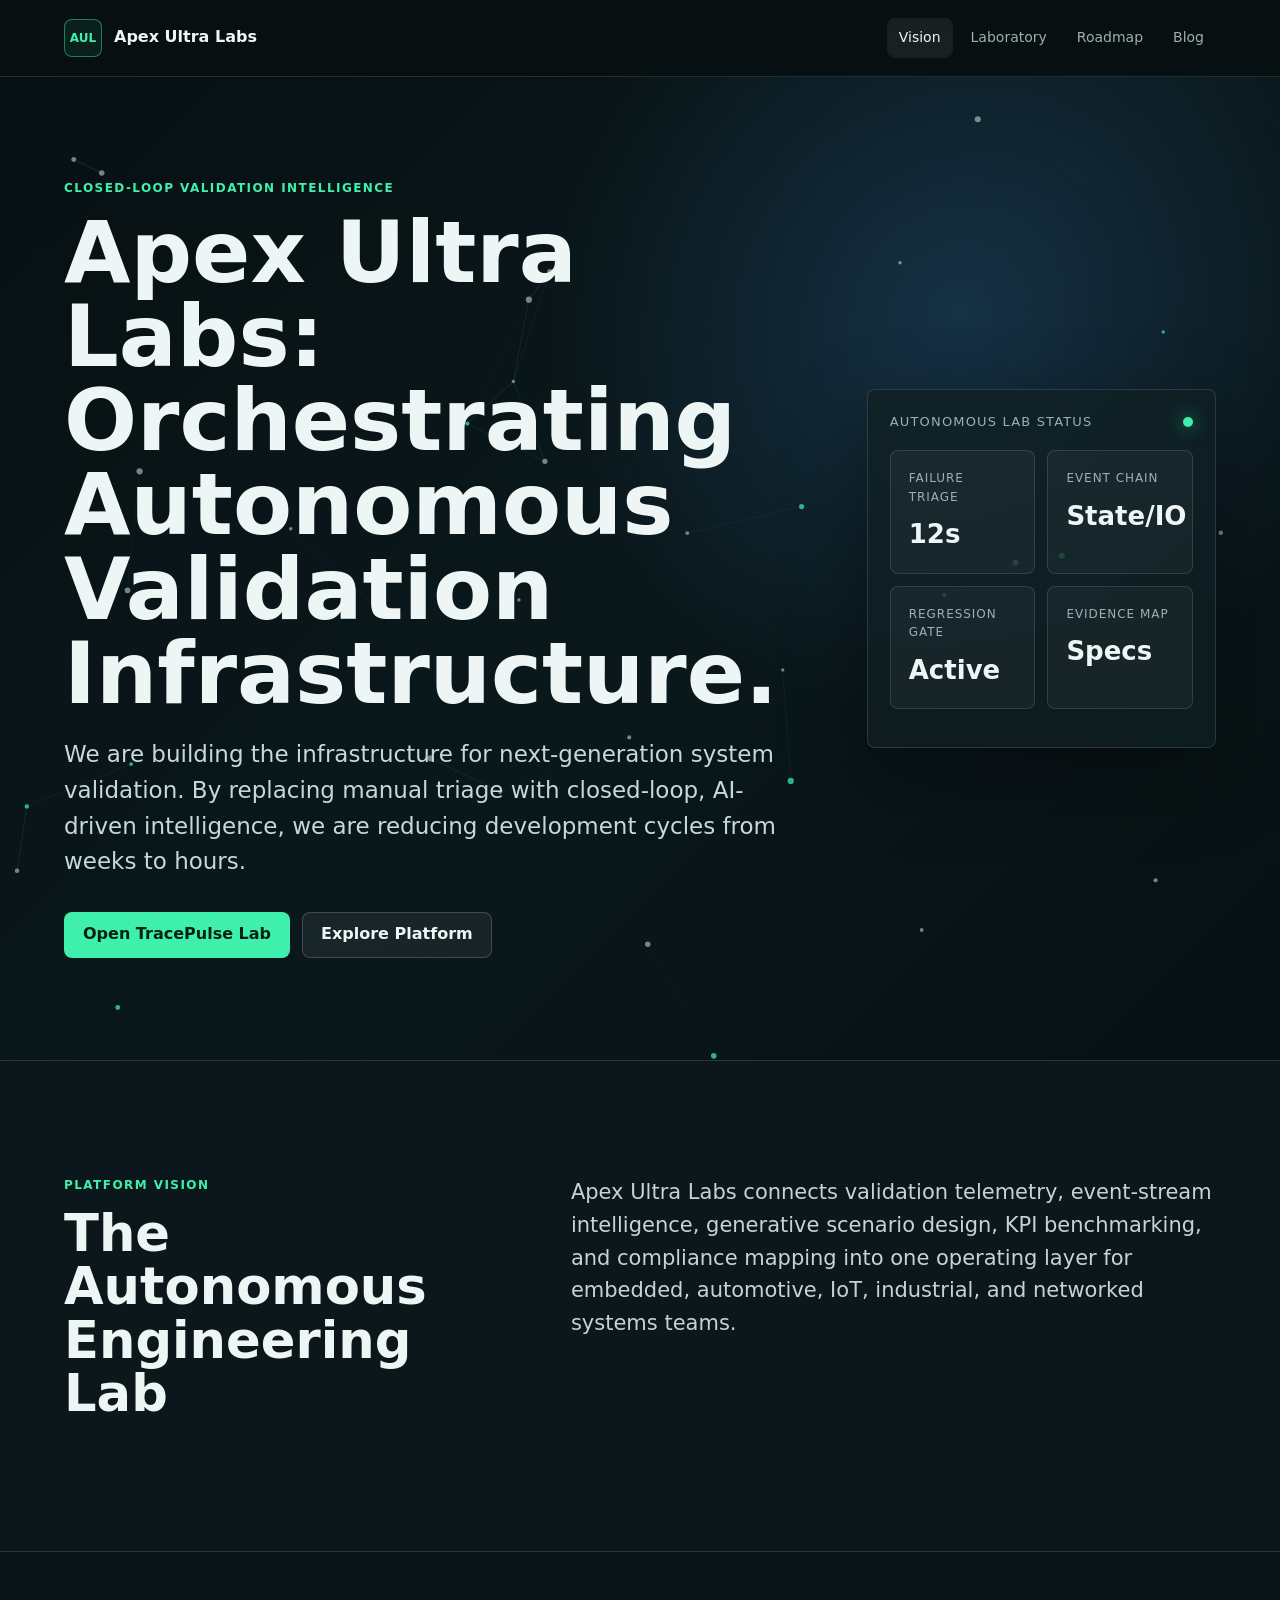
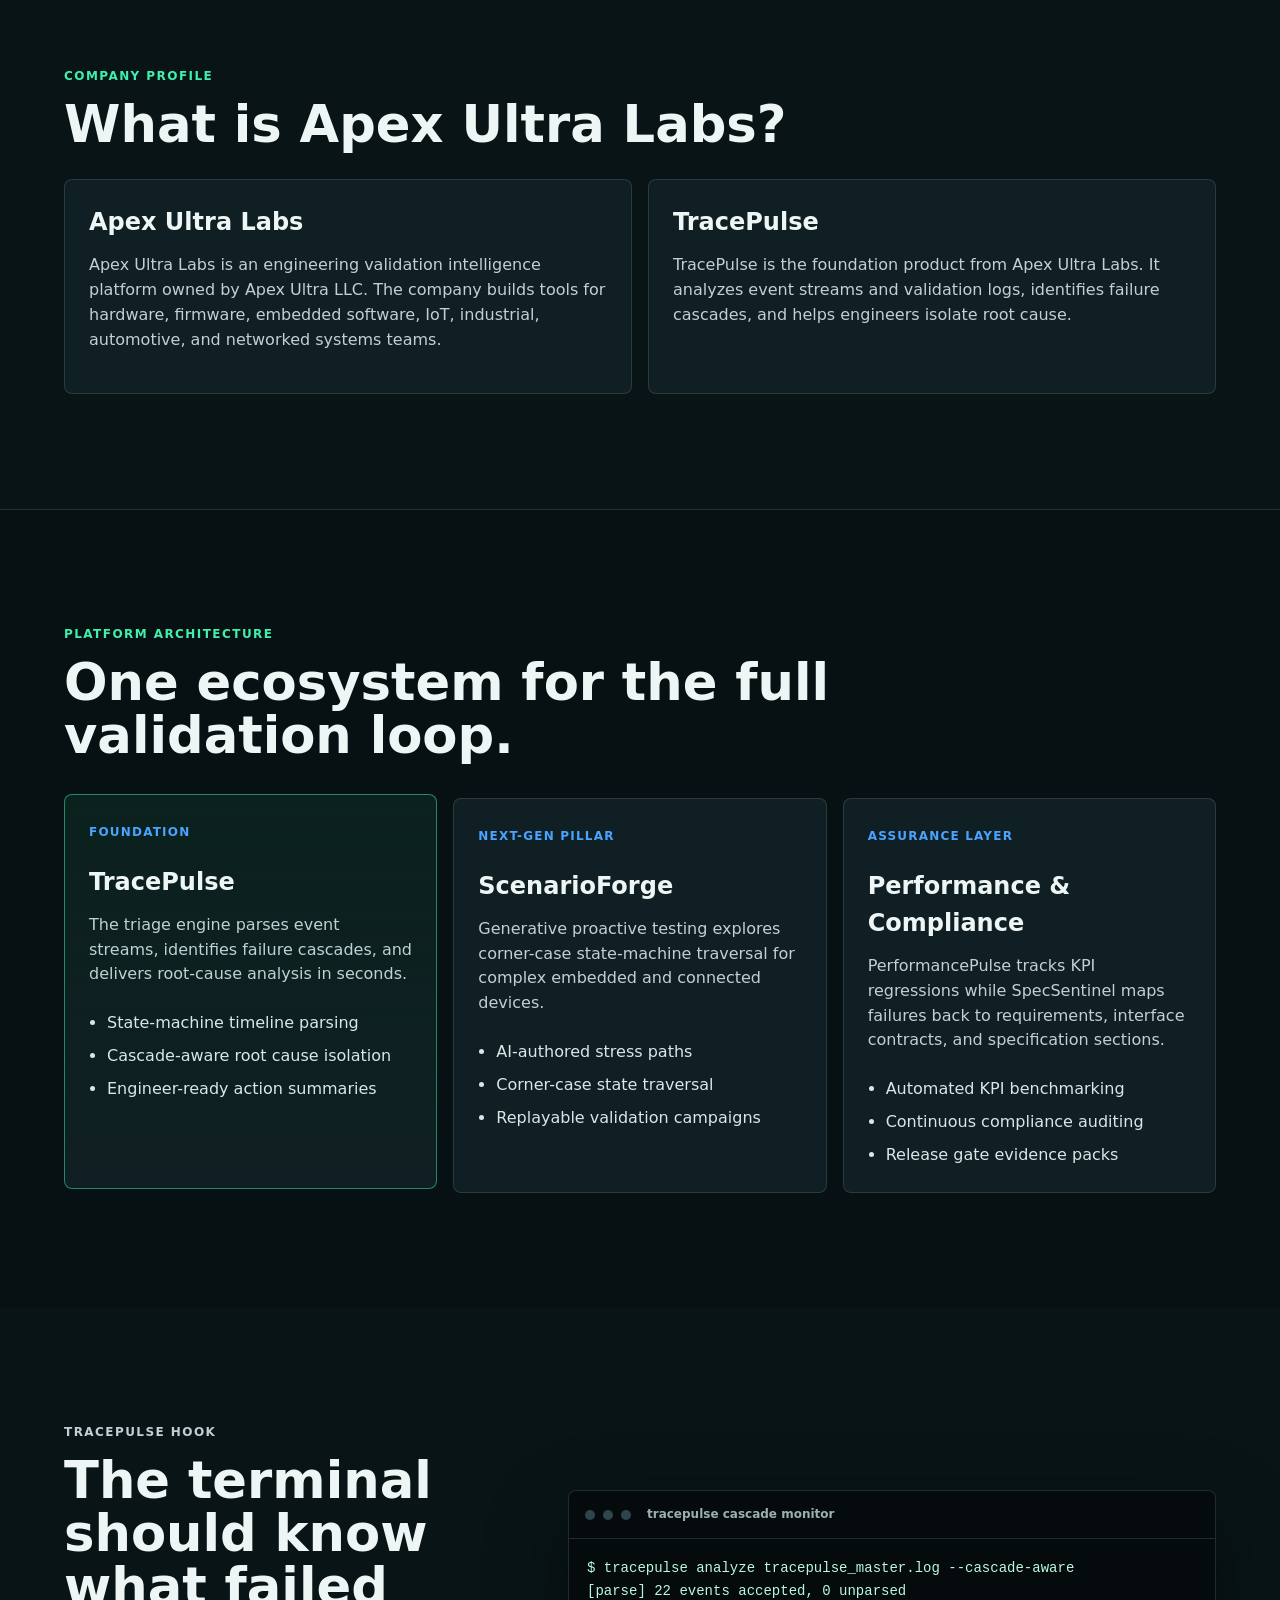
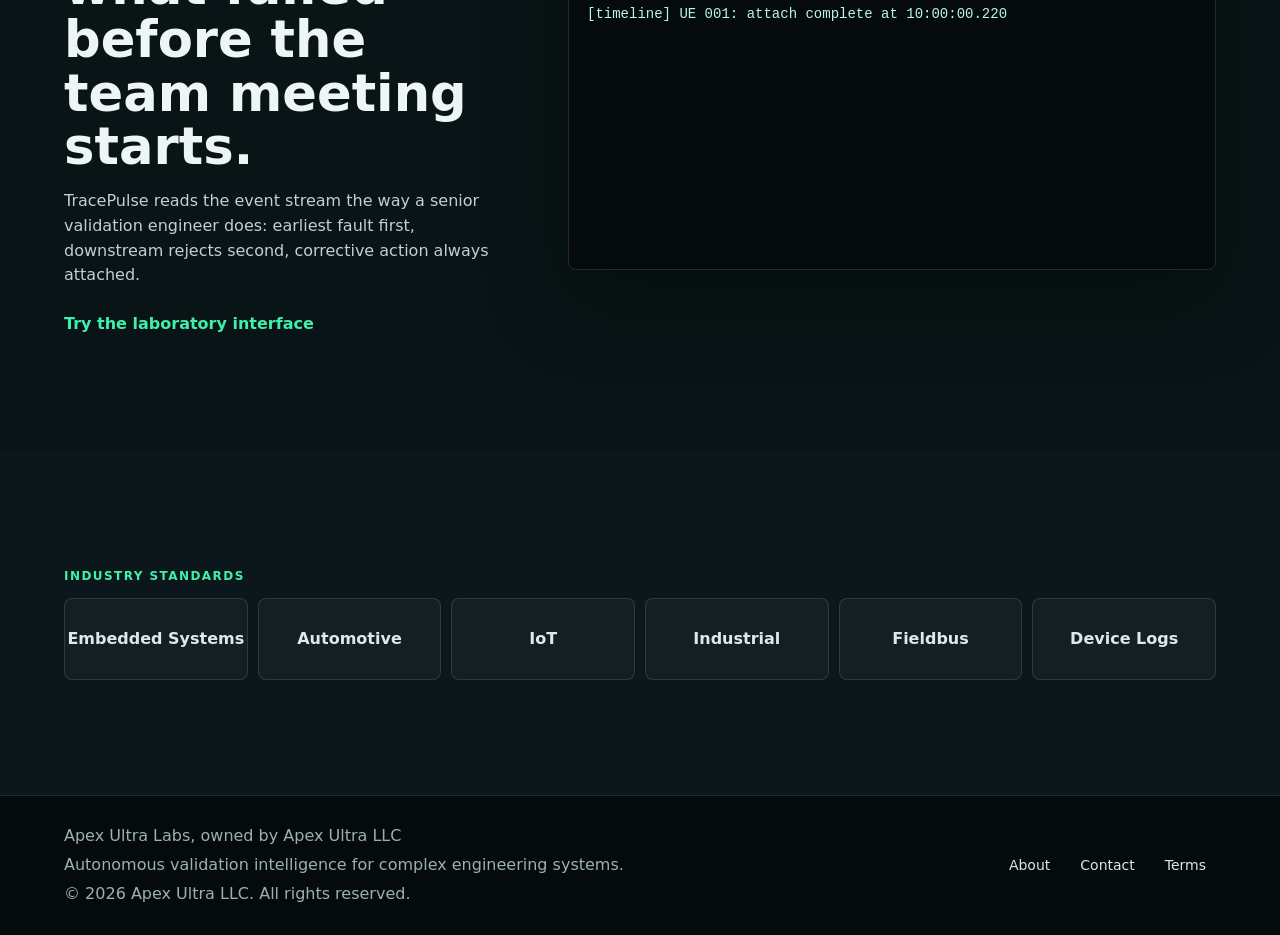
<file: index.html>
<!doctype html>
<html lang="en">
  <head>
    <meta charset="utf-8">
    <meta name="viewport" content="width=device-width, initial-scale=1">
    <title>Apex Ultra Labs | Autonomous Validation Infrastructure</title>
    <meta name="description" content="Apex Ultra Labs builds autonomous validation intelligence for complex engineering systems, including TracePulse for event-stream triage and root-cause analysis.">
    <link rel="canonical" href="https://apexultralabs.com/">
    <meta property="og:title" content="Apex Ultra Labs">
    <meta property="og:description" content="Autonomous validation infrastructure for hardware, firmware, embedded, IoT, industrial, and networked systems teams.">
    <meta property="og:url" content="https://apexultralabs.com/">
    <meta property="og:type" content="website">
    <script type="application/ld+json">
      {
        "@context": "https://schema.org",
        "@graph": [
          {
            "@type": "Organization",
            "@id": "https://apexultralabs.com/#organization",
            "name": "Apex Ultra Labs",
            "legalName": "Apex Ultra LLC",
            "url": "https://apexultralabs.com/",
            "description": "Apex Ultra Labs builds autonomous validation intelligence for complex engineering systems, including hardware, firmware, embedded software, IoT, industrial, automotive, and networked systems.",
            "areaServed": "Global",
            "knowsAbout": [
              "Validation intelligence",
              "Hardware validation",
              "Firmware validation",
              "Embedded systems",
              "Event-stream analysis",
              "Root-cause analysis",
              "State-machine testing"
            ],
            "owns": {
              "@type": "SoftwareApplication",
              "@id": "https://apexultralabs.com/#tracepulse",
              "name": "TracePulse",
              "applicationCategory": "EngineeringApplication",
              "description": "TracePulse is an event-stream analysis and cascade-aware triage tool for validation logs and root-cause isolation."
            }
          },
          {
            "@type": "WebSite",
            "@id": "https://apexultralabs.com/#website",
            "name": "Apex Ultra Labs",
            "url": "https://apexultralabs.com/",
            "publisher": {
              "@id": "https://apexultralabs.com/#organization"
            }
          },
          {
            "@type": "FAQPage",
            "@id": "https://apexultralabs.com/#faq",
            "mainEntity": [
              {
                "@type": "Question",
                "name": "What is Apex Ultra Labs?",
                "acceptedAnswer": {
                  "@type": "Answer",
                  "text": "Apex Ultra Labs is an engineering validation intelligence platform owned by Apex Ultra LLC. It builds tools for hardware, firmware, embedded software, IoT, industrial, automotive, and networked systems teams."
                }
              },
              {
                "@type": "Question",
                "name": "What is TracePulse?",
                "acceptedAnswer": {
                  "@type": "Answer",
                  "text": "TracePulse is the foundation product from Apex Ultra Labs. It analyzes event streams and validation logs, identifies failure cascades, and helps engineers isolate root cause."
                }
              }
            ]
          }
        ]
      }
    </script>
    <link rel="stylesheet" href="styles.css">
  </head>
  <body>
    <header class="site-header">
      <a class="brand" href="index.html" aria-label="Apex Ultra Labs home">
        <span class="brand-mark">AUL</span>
        <span>Apex Ultra Labs</span>
      </a>
      <nav aria-label="Primary navigation">
        <a href="index.html" aria-current="page">Vision</a>
        <a href="laboratory.html">Laboratory</a>
        <a href="roadmap.html">Roadmap</a>
        <a href="blog/">Blog</a>
      </nav>
    </header>

    <main>
      <section class="hero">
        <canvas id="packetCanvas" aria-hidden="true"></canvas>
        <div class="hero-content">
          <p class="eyebrow">Closed-loop validation intelligence</p>
          <h1>Apex Ultra Labs: Orchestrating Autonomous Validation Infrastructure.</h1>
          <p class="hero-copy">
            We are building the infrastructure for next-generation system validation.
            By replacing manual triage with closed-loop, AI-driven intelligence, we are
            reducing development cycles from weeks to hours.
          </p>
          <div class="hero-actions">
            <a class="button primary" href="laboratory.html">Open TracePulse Lab</a>
            <a class="button secondary" href="#ecosystem">Explore Platform</a>
          </div>
        </div>
        <aside class="hero-panel" aria-label="Live validation status">
          <div class="panel-header">
            <span>Autonomous Lab Status</span>
            <span class="status-dot"></span>
          </div>
          <dl class="metric-grid">
            <div>
              <dt>Failure Triage</dt>
              <dd>12s</dd>
            </div>
            <div>
              <dt>Event Chain</dt>
              <dd>State/IO</dd>
            </div>
            <div>
              <dt>Regression Gate</dt>
              <dd>Active</dd>
            </div>
            <div>
              <dt>Evidence Map</dt>
              <dd>Specs</dd>
            </div>
          </dl>
        </aside>
      </section>

      <section class="section intro-band">
        <div>
          <p class="eyebrow">Platform vision</p>
          <h2>The Autonomous Engineering Lab</h2>
        </div>
        <p>
          Apex Ultra Labs connects validation telemetry, event-stream intelligence,
          generative scenario design, KPI benchmarking, and compliance mapping into
          one operating layer for embedded, automotive, IoT, industrial, and networked systems teams.
        </p>
      </section>

      <section class="section entity-section">
        <div class="section-heading">
          <p class="eyebrow">Company profile</p>
          <h2>What is Apex Ultra Labs?</h2>
        </div>
        <div class="entity-grid">
          <article>
            <h3>Apex Ultra Labs</h3>
            <p>
              Apex Ultra Labs is an engineering validation intelligence platform
              owned by Apex Ultra LLC. The company builds tools for hardware,
              firmware, embedded software, IoT, industrial, automotive, and
              networked systems teams.
            </p>
          </article>
          <article>
            <h3>TracePulse</h3>
            <p>
              TracePulse is the foundation product from Apex Ultra Labs. It
              analyzes event streams and validation logs, identifies failure
              cascades, and helps engineers isolate root cause.
            </p>
          </article>
        </div>
      </section>

      <section id="ecosystem" class="section">
        <div class="section-heading">
          <p class="eyebrow">Platform architecture</p>
          <h2>One ecosystem for the full validation loop.</h2>
        </div>

        <div class="ecosystem-grid">
          <article class="pillar-card active" data-pillar="tracepulse">
            <span class="card-kicker">Foundation</span>
            <h3>TracePulse</h3>
            <p>
              The triage engine parses event streams, identifies failure cascades, and
              delivers root-cause analysis in seconds.
            </p>
            <ul>
              <li>State-machine timeline parsing</li>
              <li>Cascade-aware root cause isolation</li>
              <li>Engineer-ready action summaries</li>
            </ul>
          </article>

          <article class="pillar-card" data-pillar="scenarioforge">
            <span class="card-kicker">Next-gen pillar</span>
            <h3>ScenarioForge</h3>
            <p>
              Generative proactive testing explores corner-case state-machine
              traversal for complex embedded and connected devices.
            </p>
            <ul>
              <li>AI-authored stress paths</li>
              <li>Corner-case state traversal</li>
              <li>Replayable validation campaigns</li>
            </ul>
          </article>

          <article class="pillar-card" data-pillar="assurance">
            <span class="card-kicker">Assurance layer</span>
            <h3>Performance & Compliance</h3>
            <p>
              PerformancePulse tracks KPI regressions while SpecSentinel maps
              failures back to requirements, interface contracts, and specification sections.
            </p>
            <ul>
              <li>Automated KPI benchmarking</li>
              <li>Continuous compliance auditing</li>
              <li>Release gate evidence packs</li>
            </ul>
          </article>
        </div>
      </section>

      <section class="section demo-section">
        <div class="demo-copy">
          <p class="eyebrow">TracePulse hook</p>
          <h2>The terminal should know what failed before the team meeting starts.</h2>
          <p>
            TracePulse reads the event stream the way a senior validation engineer
            does: earliest fault first, downstream rejects second, corrective action
            always attached.
          </p>
          <a class="text-link" href="laboratory.html">Try the laboratory interface</a>
        </div>
        <div class="terminal" aria-label="TracePulse terminal demo">
          <div class="terminal-top">
            <span></span><span></span><span></span>
            <strong>tracepulse cascade monitor</strong>
          </div>
          <pre id="terminalFeed"></pre>
        </div>
      </section>

      <section class="section standards">
        <p class="eyebrow">Industry standards</p>
        <div class="standard-bar" aria-label="Supported validation domains">
          <span>Embedded Systems</span>
          <span>Automotive</span>
          <span>IoT</span>
          <span>Industrial</span>
          <span>Fieldbus</span>
          <span>Device Logs</span>
        </div>
      </section>
    </main>

    <footer class="site-footer">
      <div>
        <span>Apex Ultra Labs, owned by Apex Ultra LLC</span>
        <span>Autonomous validation intelligence for complex engineering systems.</span>
        <span>&copy; 2026 Apex Ultra LLC. All rights reserved.</span>
      </div>
      <nav class="footer-links" aria-label="Footer navigation">
        <a href="about.html">About</a>
        <a href="contact.html">Contact</a>
        <a href="terms.html">Terms</a>
      </nav>
    </footer>

    <script src="script.js"></script>
  </body>
</html>
</file>
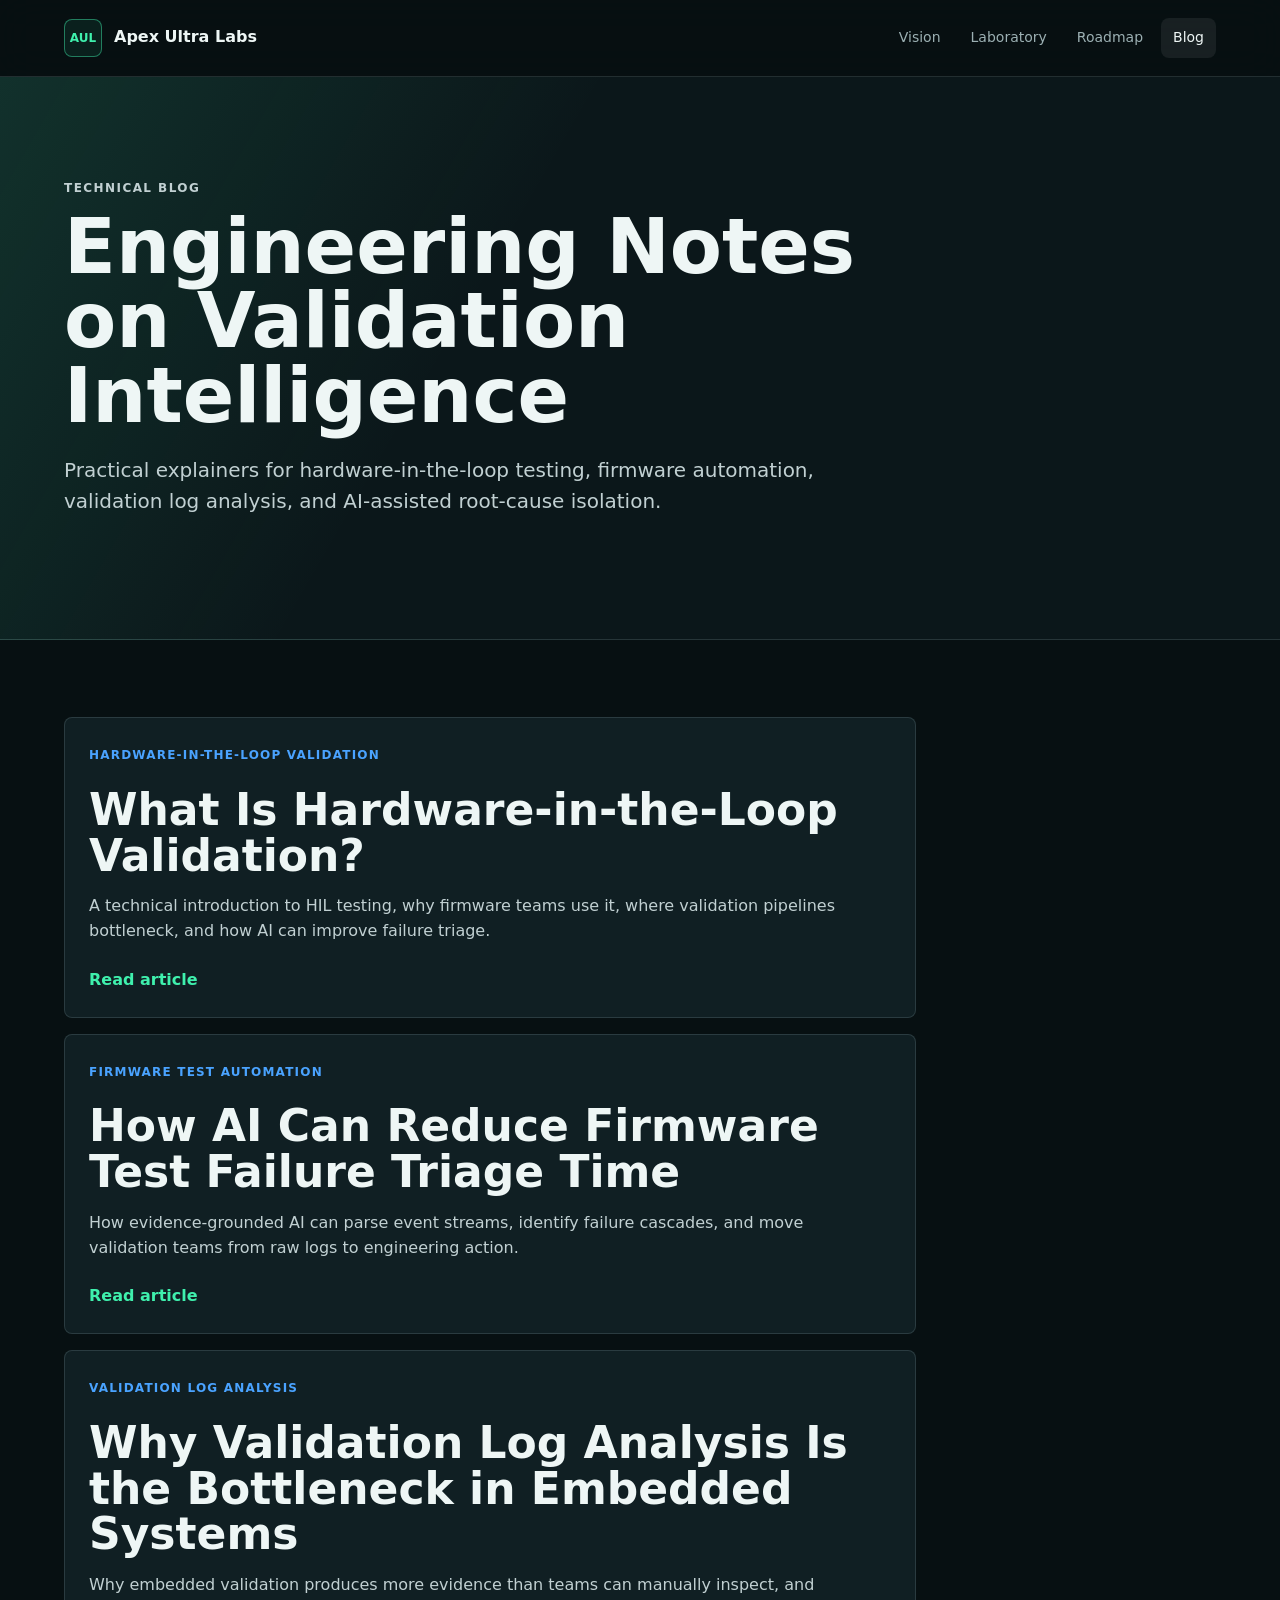
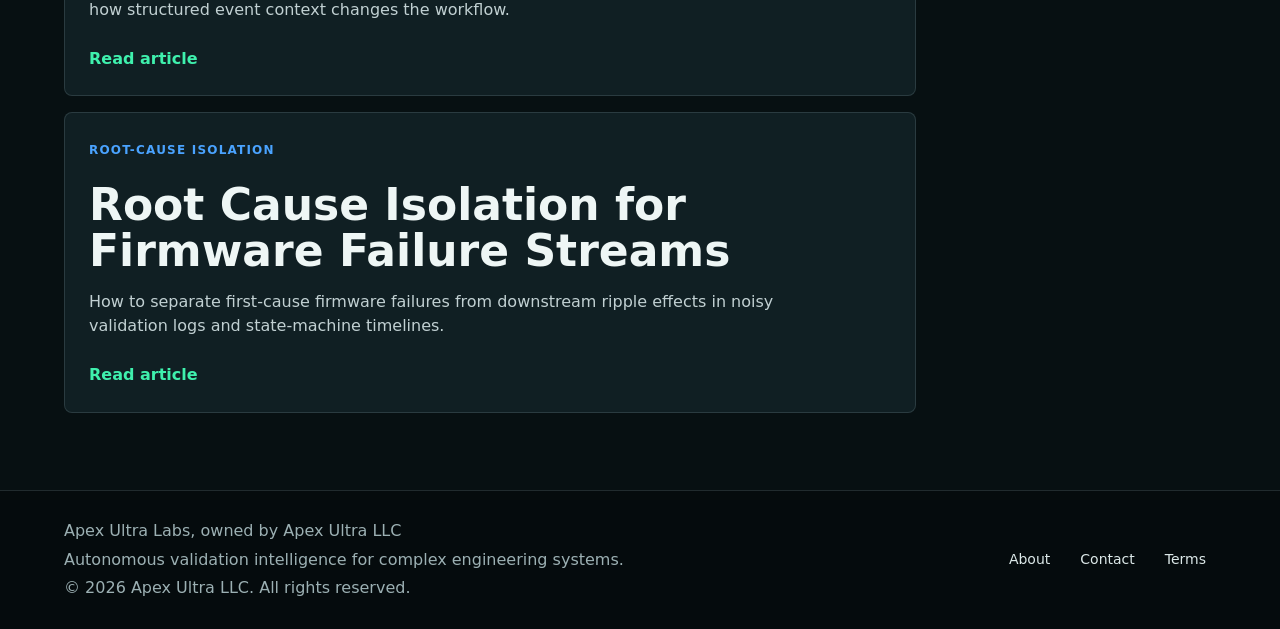
<file: blog/index.html>
<!doctype html>
<html lang="en">
  <head>
    <meta charset="utf-8">
    <meta name="viewport" content="width=device-width, initial-scale=1">
    <title>Technical Blog | Apex Ultra Labs</title>
    <meta name="description" content="Technical articles from Apex Ultra Labs on HIL testing, firmware validation, event-stream analysis, validation log triage, and AI-driven test automation.">
    <link rel="canonical" href="https://apexultralabs.com/blog/">
    <link rel="stylesheet" href="../styles.css">
  </head>
  <body>
    <header class="site-header">
      <a class="brand" href="../index.html" aria-label="Apex Ultra Labs home">
        <span class="brand-mark">AUL</span>
        <span>Apex Ultra Labs</span>
      </a>
      <nav aria-label="Primary navigation">
        <a href="../index.html">Vision</a>
        <a href="../laboratory.html">Laboratory</a>
        <a href="../roadmap.html">Roadmap</a>
        <a href="index.html" aria-current="page">Blog</a>
      </nav>
    </header>

    <main>
      <section class="page-hero compact">
        <p class="eyebrow">Technical blog</p>
        <h1>Engineering Notes on Validation Intelligence</h1>
        <p>
          Practical explainers for hardware-in-the-loop testing, firmware
          automation, validation log analysis, and AI-assisted root-cause isolation.
        </p>
      </section>

      <section class="blog-list">
        <article class="blog-card">
          <span class="card-kicker">Hardware-in-the-loop validation</span>
          <h2><a href="hardware-in-the-loop-validation.html">What Is Hardware-in-the-Loop Validation?</a></h2>
          <p>
            A technical introduction to HIL testing, why firmware teams use it,
            where validation pipelines bottleneck, and how AI can improve failure triage.
          </p>
          <a class="text-link" href="hardware-in-the-loop-validation.html">Read article</a>
        </article>

        <article class="blog-card">
          <span class="card-kicker">Firmware test automation</span>
          <h2><a href="ai-firmware-test-failure-triage.html">How AI Can Reduce Firmware Test Failure Triage Time</a></h2>
          <p>
            How evidence-grounded AI can parse event streams, identify failure
            cascades, and move validation teams from raw logs to engineering action.
          </p>
          <a class="text-link" href="ai-firmware-test-failure-triage.html">Read article</a>
        </article>

        <article class="blog-card">
          <span class="card-kicker">Validation log analysis</span>
          <h2><a href="validation-log-analysis-bottleneck.html">Why Validation Log Analysis Is the Bottleneck in Embedded Systems</a></h2>
          <p>
            Why embedded validation produces more evidence than teams can manually
            inspect, and how structured event context changes the workflow.
          </p>
          <a class="text-link" href="validation-log-analysis-bottleneck.html">Read article</a>
        </article>

        <article class="blog-card">
          <span class="card-kicker">Root-cause isolation</span>
          <h2><a href="root-cause-isolation-firmware-failure-streams.html">Root Cause Isolation for Firmware Failure Streams</a></h2>
          <p>
            How to separate first-cause firmware failures from downstream ripple
            effects in noisy validation logs and state-machine timelines.
          </p>
          <a class="text-link" href="root-cause-isolation-firmware-failure-streams.html">Read article</a>
        </article>
      </section>
    </main>

    <footer class="site-footer">
      <div>
        <span>Apex Ultra Labs, owned by Apex Ultra LLC</span>
        <span>Autonomous validation intelligence for complex engineering systems.</span>
        <span>&copy; 2026 Apex Ultra LLC. All rights reserved.</span>
      </div>
      <nav class="footer-links" aria-label="Footer navigation">
        <a href="../about.html">About</a>
        <a href="../contact.html">Contact</a>
        <a href="../terms.html">Terms</a>
      </nav>
    </footer>
  </body>
</html>
</file>
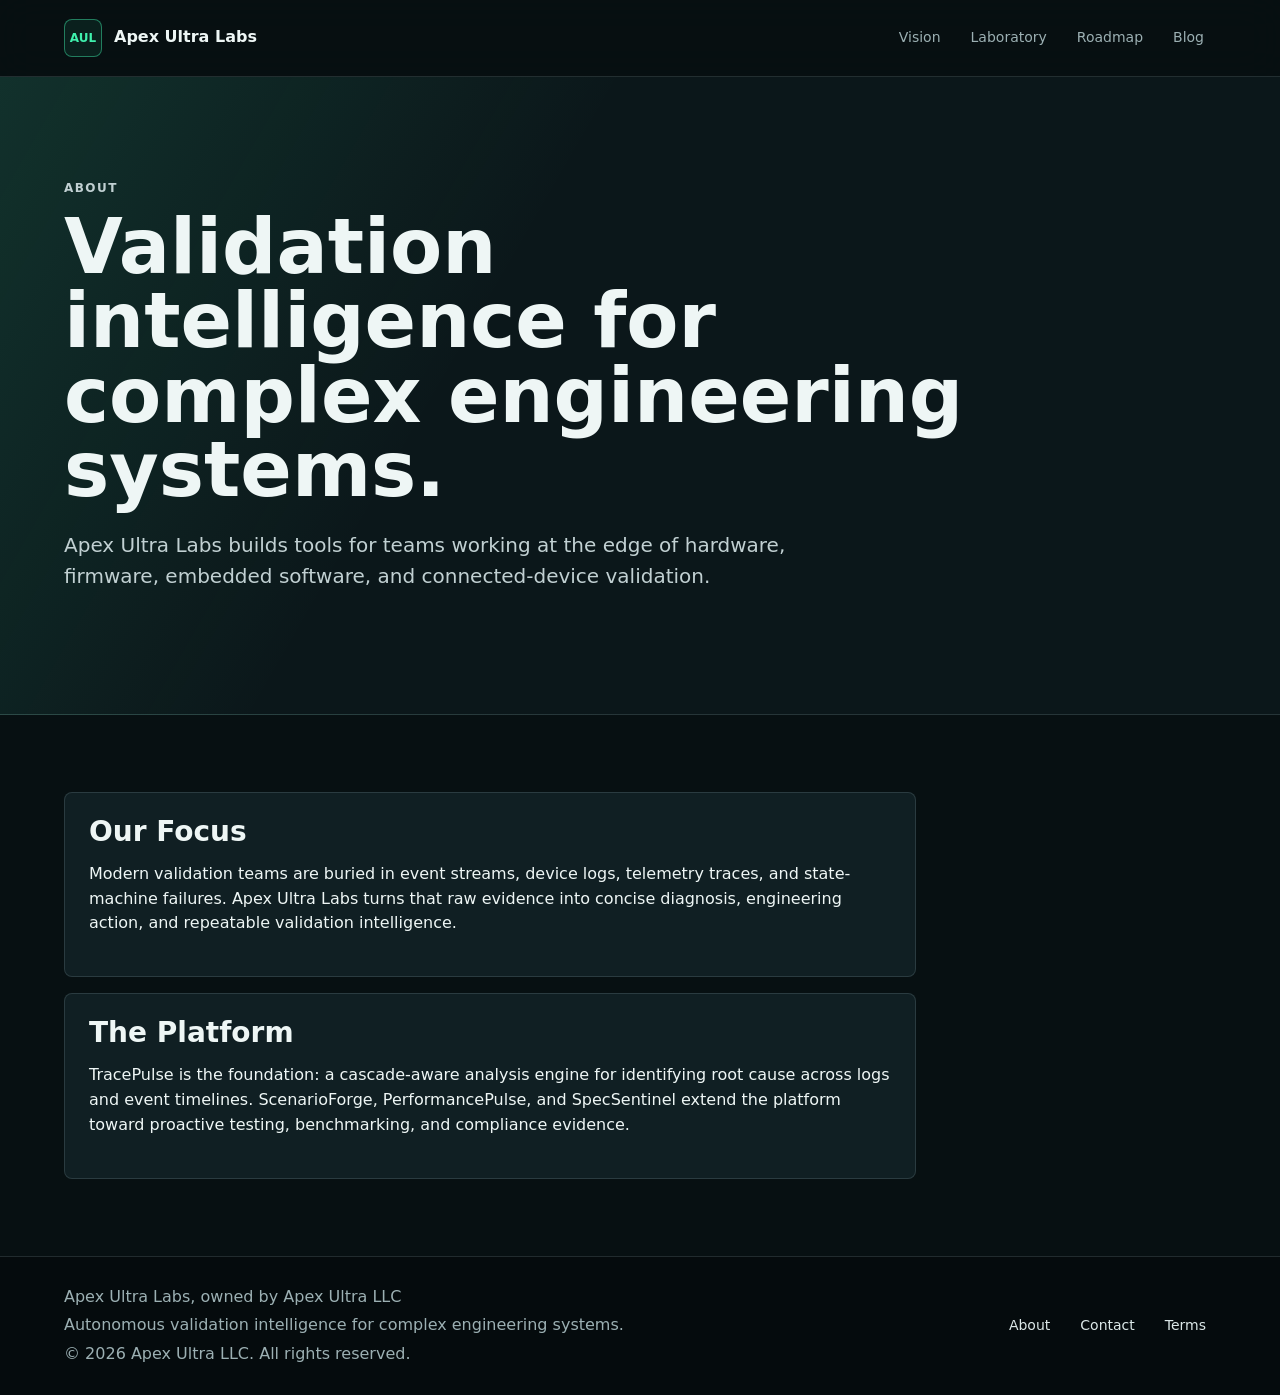
<file: about.html>
<!doctype html>
<html lang="en">
  <head>
    <meta charset="utf-8">
    <meta name="viewport" content="width=device-width, initial-scale=1">
    <title>About | Apex Ultra Labs</title>
    <meta name="description" content="Apex Ultra Labs, owned by Apex Ultra LLC, builds validation intelligence tools for hardware, firmware, embedded software, and connected-device teams.">
    <link rel="canonical" href="https://apexultralabs.com/about.html">
    <link rel="stylesheet" href="styles.css">
  </head>
  <body>
    <header class="site-header">
      <a class="brand" href="index.html">
        <span class="brand-mark">AUL</span>
        <span>Apex Ultra Labs</span>
      </a>
      <nav aria-label="Primary navigation">
        <a href="index.html">Vision</a>
        <a href="laboratory.html">Laboratory</a>
        <a href="roadmap.html">Roadmap</a>
        <a href="blog/">Blog</a>
      </nav>
    </header>

    <main>
      <section class="page-hero compact">
        <p class="eyebrow">About</p>
        <h1>Validation intelligence for complex engineering systems.</h1>
        <p>
          Apex Ultra Labs builds tools for teams working at the edge of hardware,
          firmware, embedded software, and connected-device validation.
        </p>
      </section>

      <section class="content-page">
        <article>
          <h2>Our Focus</h2>
          <p>
            Modern validation teams are buried in event streams, device logs,
            telemetry traces, and state-machine failures. Apex Ultra Labs turns
            that raw evidence into concise diagnosis, engineering action, and
            repeatable validation intelligence.
          </p>
        </article>
        <article>
          <h2>The Platform</h2>
          <p>
            TracePulse is the foundation: a cascade-aware analysis engine for
            identifying root cause across logs and event timelines. ScenarioForge,
            PerformancePulse, and SpecSentinel extend the platform toward
            proactive testing, benchmarking, and compliance evidence.
          </p>
        </article>
      </section>
    </main>

    <footer class="site-footer">
      <div>
        <span>Apex Ultra Labs, owned by Apex Ultra LLC</span>
        <span>Autonomous validation intelligence for complex engineering systems.</span>
        <span>&copy; 2026 Apex Ultra LLC. All rights reserved.</span>
      </div>
      <nav class="footer-links" aria-label="Footer navigation">
        <a href="about.html">About</a>
        <a href="contact.html">Contact</a>
        <a href="terms.html">Terms</a>
      </nav>
    </footer>
  </body>
</html>
</file>
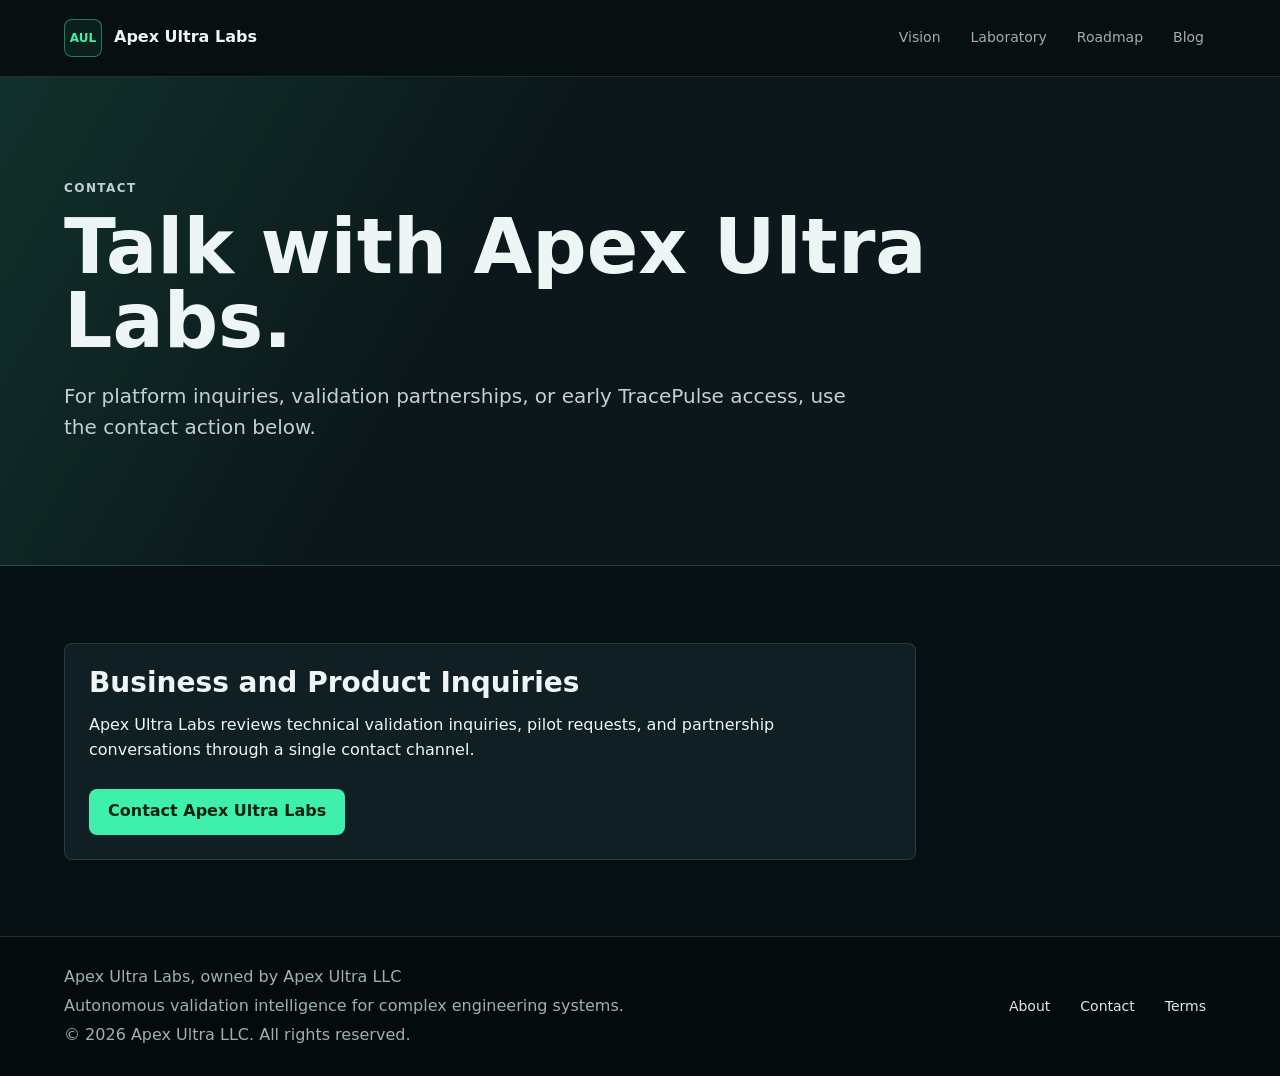
<file: contact.html>
<!doctype html>
<html lang="en">
  <head>
    <meta charset="utf-8">
    <meta name="viewport" content="width=device-width, initial-scale=1">
    <title>Contact | Apex Ultra Labs</title>
    <meta name="description" content="Contact Apex Ultra Labs for validation intelligence, TracePulse access, platform inquiries, and technical partnerships.">
    <link rel="canonical" href="https://apexultralabs.com/contact.html">
    <link rel="stylesheet" href="styles.css">
  </head>
  <body>
    <header class="site-header">
      <a class="brand" href="index.html">
        <span class="brand-mark">AUL</span>
        <span>Apex Ultra Labs</span>
      </a>
      <nav aria-label="Primary navigation">
        <a href="index.html">Vision</a>
        <a href="laboratory.html">Laboratory</a>
        <a href="roadmap.html">Roadmap</a>
        <a href="blog/">Blog</a>
      </nav>
    </header>

    <main>
      <section class="page-hero compact">
        <p class="eyebrow">Contact</p>
        <h1>Talk with Apex Ultra Labs.</h1>
        <p>
          For platform inquiries, validation partnerships, or early TracePulse
          access, use the contact action below.
        </p>
      </section>

      <section class="content-page">
        <article class="contact-panel">
          <h2>Business and Product Inquiries</h2>
          <p>
            Apex Ultra Labs reviews technical validation inquiries, pilot requests,
            and partnership conversations through a single contact channel.
          </p>
          <a id="contactAction" class="button primary" href="#" data-local="info" data-domain="apex-ultra-llc.com">
            Contact Apex Ultra Labs
          </a>
        </article>
      </section>
    </main>

    <footer class="site-footer">
      <div>
        <span>Apex Ultra Labs, owned by Apex Ultra LLC</span>
        <span>Autonomous validation intelligence for complex engineering systems.</span>
        <span>&copy; 2026 Apex Ultra LLC. All rights reserved.</span>
      </div>
      <nav class="footer-links" aria-label="Footer navigation">
        <a href="about.html">About</a>
        <a href="contact.html">Contact</a>
        <a href="terms.html">Terms</a>
      </nav>
    </footer>

    <script src="script.js"></script>
  </body>
</html>
</file>
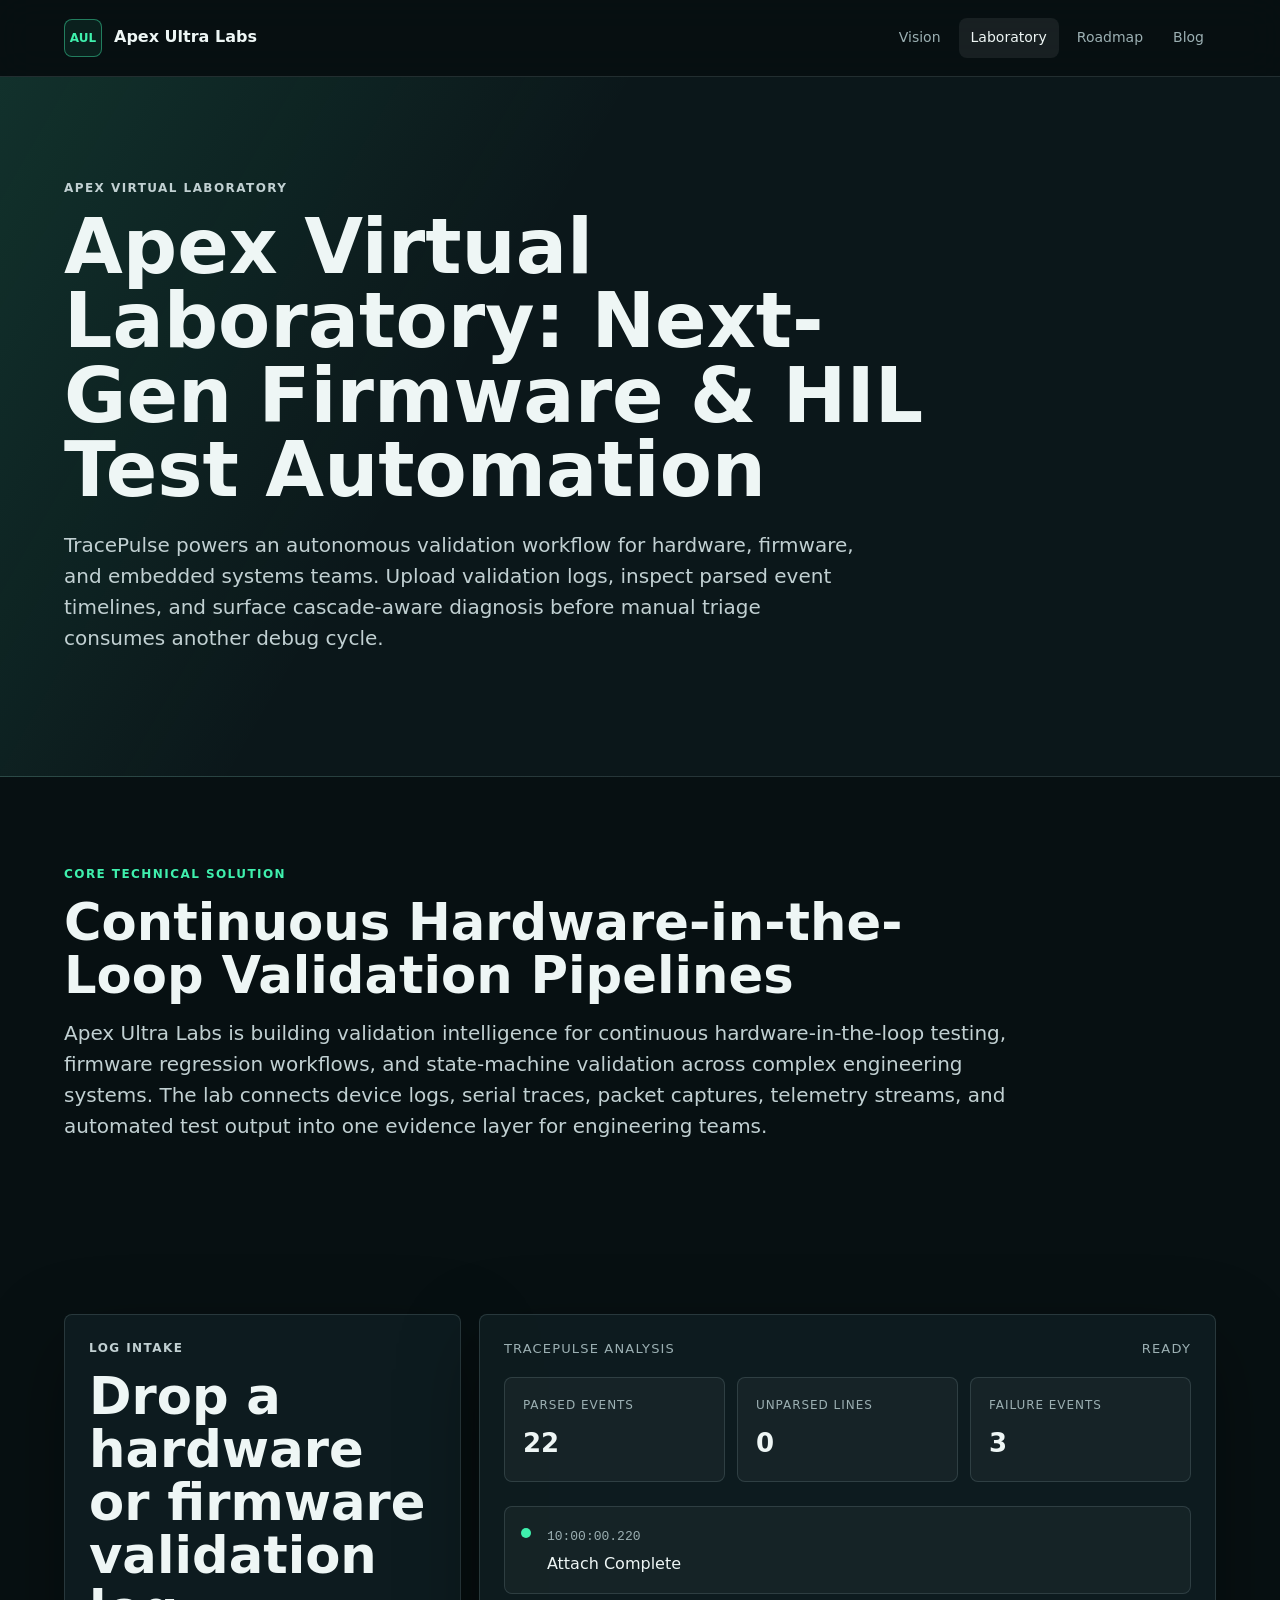
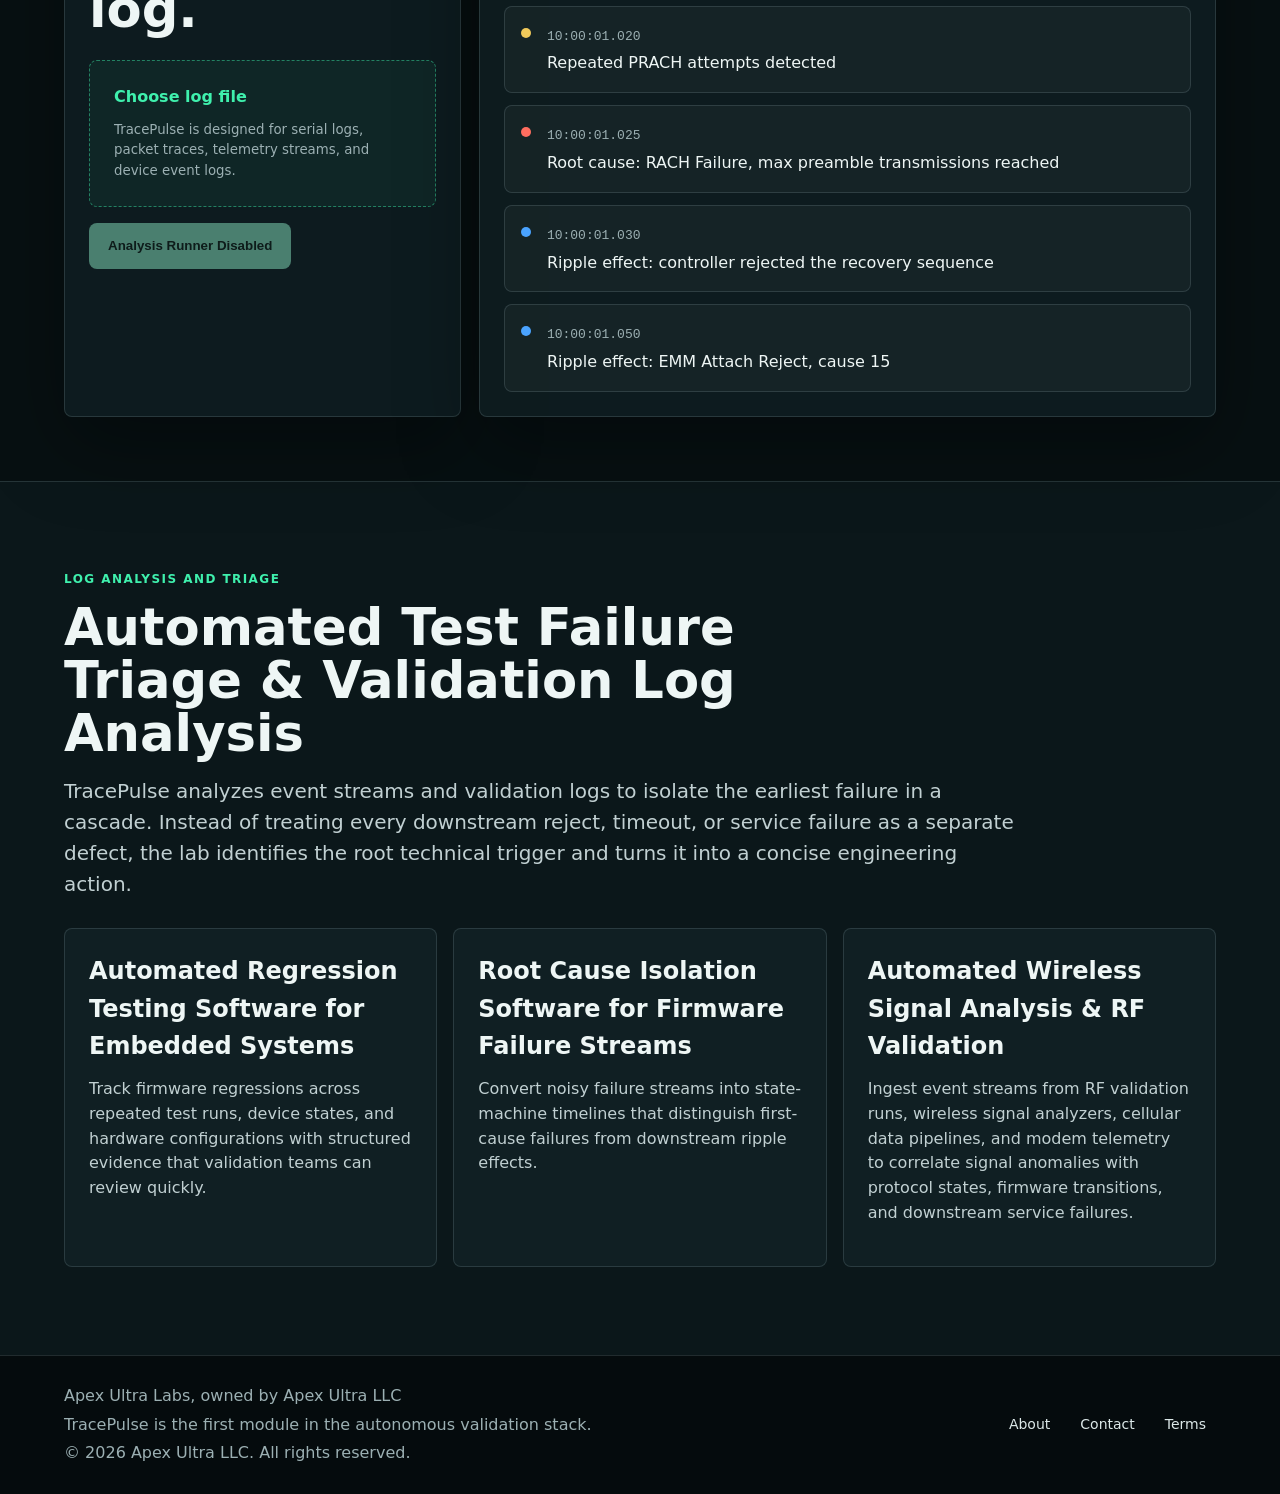
<file: laboratory.html>
<!doctype html>
<html lang="en">
  <head>
    <meta charset="utf-8">
    <meta name="viewport" content="width=device-width, initial-scale=1">
    <title>Apex Virtual Laboratory | Firmware & HIL Test Automation</title>
    <meta name="description" content="Apex Virtual Laboratory provides firmware test automation, HIL validation pipelines, validation log analysis, RF validation, wireless signal analysis, and automated test failure triage.">
    <link rel="canonical" href="https://apexultralabs.com/laboratory.html">
    <link rel="stylesheet" href="styles.css">
  </head>
  <body>
    <header class="site-header">
      <a class="brand" href="index.html">
        <span class="brand-mark">AUL</span>
        <span>Apex Ultra Labs</span>
      </a>
      <nav aria-label="Primary navigation">
        <a href="index.html">Vision</a>
        <a href="laboratory.html" aria-current="page">Laboratory</a>
        <a href="roadmap.html">Roadmap</a>
        <a href="blog/">Blog</a>
      </nav>
    </header>

    <main>
      <section class="page-hero compact">
        <p class="eyebrow">Apex Virtual Laboratory</p>
        <h1>Apex Virtual Laboratory: Next-Gen Firmware & HIL Test Automation</h1>
        <p>
          TracePulse powers an autonomous validation workflow for hardware,
          firmware, and embedded systems teams. Upload validation logs, inspect
          parsed event timelines, and surface cascade-aware diagnosis before
          manual triage consumes another debug cycle.
        </p>
      </section>

      <section class="section lab-seo-section">
        <div class="section-heading">
          <p class="eyebrow">Core technical solution</p>
          <h2>Continuous Hardware-in-the-Loop Validation Pipelines</h2>
        </div>
        <p>
          Apex Ultra Labs is building validation intelligence for continuous
          hardware-in-the-loop testing, firmware regression workflows, and
          state-machine validation across complex engineering systems. The lab
          connects device logs, serial traces, packet captures, telemetry streams,
          and automated test output into one evidence layer for engineering teams.
        </p>
      </section>

      <section class="lab-shell">
        <div class="upload-panel">
          <p class="eyebrow">Log intake</p>
          <h2>Drop a hardware or firmware validation log.</h2>
          <label class="file-drop" for="logFile">
            <input id="logFile" type="file" accept=".log,.txt">
            <span>Choose log file</span>
            <small>TracePulse is designed for serial logs, packet traces, telemetry streams, and device event logs.</small>
          </label>
          <button id="runDemo" class="button primary" type="button" disabled aria-disabled="true">
            Analysis Runner Disabled
          </button>
        </div>

        <div class="analysis-panel">
          <div class="panel-header">
            <span>TracePulse Analysis</span>
            <span id="analysisState">Ready</span>
          </div>
          <div class="analysis-grid">
            <div>
              <span class="stat-label">Parsed Events</span>
              <strong id="parsedEvents">22</strong>
            </div>
            <div>
              <span class="stat-label">Unparsed Lines</span>
              <strong id="unparsedLines">0</strong>
            </div>
            <div>
              <span class="stat-label">Failure Events</span>
              <strong id="failureEvents">3</strong>
            </div>
          </div>
          <div class="timeline" id="timeline">
            <div class="timeline-item good">
              <span>10:00:00.220</span>
              <p>Attach Complete</p>
            </div>
            <div class="timeline-item warn">
              <span>10:00:01.020</span>
              <p>Repeated PRACH attempts detected</p>
            </div>
            <div class="timeline-item fail">
              <span>10:00:01.025</span>
              <p>Root cause: RACH Failure, max preamble transmissions reached</p>
            </div>
            <div class="timeline-item ripple">
              <span>10:00:01.030</span>
              <p>Ripple effect: controller rejected the recovery sequence</p>
            </div>
            <div class="timeline-item ripple">
              <span>10:00:01.050</span>
              <p>Ripple effect: EMM Attach Reject, cause 15</p>
            </div>
          </div>
        </div>
      </section>

      <section class="section lab-seo-section alternate">
        <div class="section-heading">
          <p class="eyebrow">Log analysis and triage</p>
          <h2>Automated Test Failure Triage & Validation Log Analysis</h2>
        </div>
        <p>
          TracePulse analyzes event streams and validation logs to isolate the
          earliest failure in a cascade. Instead of treating every downstream
          reject, timeout, or service failure as a separate defect, the lab
          identifies the root technical trigger and turns it into a concise
          engineering action.
        </p>

        <div class="capability-grid">
          <article>
            <h3>Automated Regression Testing Software for Embedded Systems</h3>
            <p>
              Track firmware regressions across repeated test runs, device states,
              and hardware configurations with structured evidence that validation
              teams can review quickly.
            </p>
          </article>
          <article>
            <h3>Root Cause Isolation Software for Firmware Failure Streams</h3>
            <p>
              Convert noisy failure streams into state-machine timelines that
              distinguish first-cause failures from downstream ripple effects.
            </p>
          </article>
          <article>
            <h3>Automated Wireless Signal Analysis & RF Validation</h3>
            <p>
              Ingest event streams from RF validation runs, wireless signal
              analyzers, cellular data pipelines, and modem telemetry to correlate
              signal anomalies with protocol states, firmware transitions, and
              downstream service failures.
            </p>
          </article>
        </div>
      </section>
    </main>

    <footer class="site-footer">
      <div>
        <span>Apex Ultra Labs, owned by Apex Ultra LLC</span>
        <span>TracePulse is the first module in the autonomous validation stack.</span>
        <span>&copy; 2026 Apex Ultra LLC. All rights reserved.</span>
      </div>
      <nav class="footer-links" aria-label="Footer navigation">
        <a href="about.html">About</a>
        <a href="contact.html">Contact</a>
        <a href="terms.html">Terms</a>
      </nav>
    </footer>

    <script src="script.js"></script>
  </body>
</html>
</file>
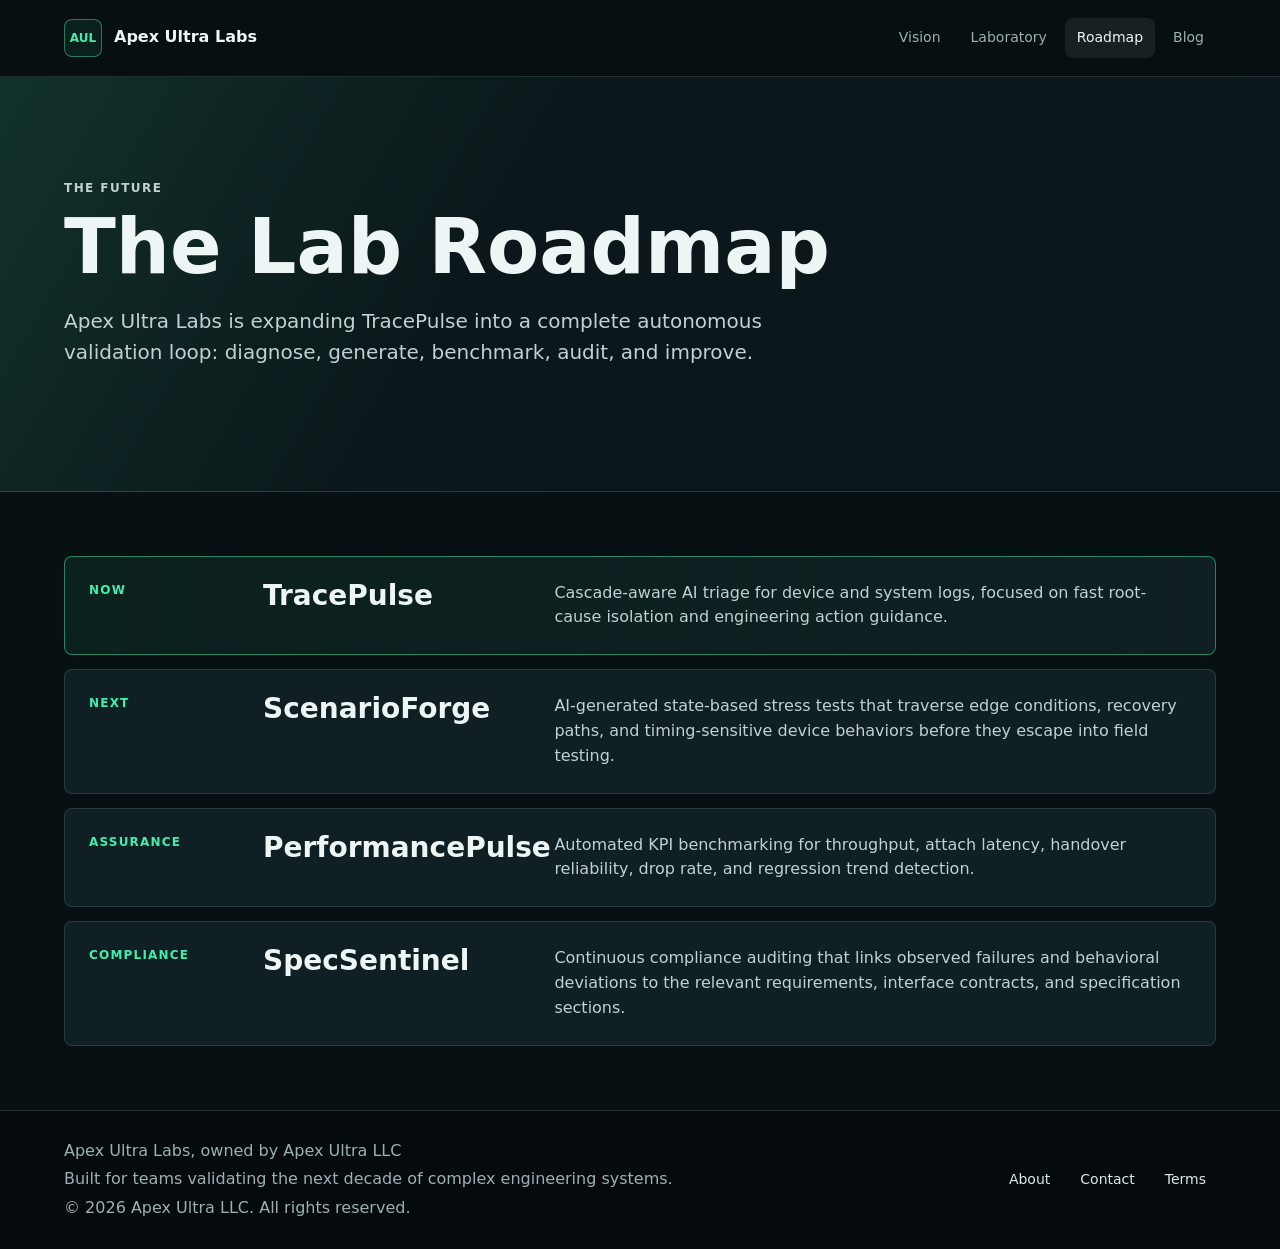
<file: roadmap.html>
<!doctype html>
<html lang="en">
  <head>
    <meta charset="utf-8">
    <meta name="viewport" content="width=device-width, initial-scale=1">
    <title>Lab Roadmap | Apex Ultra Labs</title>
    <meta name="description" content="Explore the Apex Ultra Labs roadmap for TracePulse, ScenarioForge, PerformancePulse, and SpecSentinel validation intelligence modules.">
    <link rel="canonical" href="https://apexultralabs.com/roadmap.html">
    <link rel="stylesheet" href="styles.css">
  </head>
  <body>
    <header class="site-header">
      <a class="brand" href="index.html">
        <span class="brand-mark">AUL</span>
        <span>Apex Ultra Labs</span>
      </a>
      <nav aria-label="Primary navigation">
        <a href="index.html">Vision</a>
        <a href="laboratory.html">Laboratory</a>
        <a href="roadmap.html" aria-current="page">Roadmap</a>
        <a href="blog/">Blog</a>
      </nav>
    </header>

    <main>
      <section class="page-hero compact">
        <p class="eyebrow">The Future</p>
        <h1>The Lab Roadmap</h1>
        <p>
          Apex Ultra Labs is expanding TracePulse into a complete autonomous
          validation loop: diagnose, generate, benchmark, audit, and improve.
        </p>
      </section>

      <section class="roadmap">
        <article class="roadmap-item current">
          <span>Now</span>
          <h2>TracePulse</h2>
          <p>
            Cascade-aware AI triage for device and system logs, focused on fast root-cause
            isolation and engineering action guidance.
          </p>
        </article>

        <article class="roadmap-item">
          <span>Next</span>
          <h2>ScenarioForge</h2>
          <p>
            AI-generated state-based stress tests that traverse edge conditions,
            recovery paths, and timing-sensitive device behaviors before they escape into field testing.
          </p>
        </article>

        <article class="roadmap-item">
          <span>Assurance</span>
          <h2>PerformancePulse</h2>
          <p>
            Automated KPI benchmarking for throughput, attach latency, handover
            reliability, drop rate, and regression trend detection.
          </p>
        </article>

        <article class="roadmap-item">
          <span>Compliance</span>
          <h2>SpecSentinel</h2>
          <p>
            Continuous compliance auditing that links observed failures and
            behavioral deviations to the relevant requirements, interface contracts, and specification sections.
          </p>
        </article>
      </section>
    </main>

    <footer class="site-footer">
      <div>
        <span>Apex Ultra Labs, owned by Apex Ultra LLC</span>
        <span>Built for teams validating the next decade of complex engineering systems.</span>
        <span>&copy; 2026 Apex Ultra LLC. All rights reserved.</span>
      </div>
      <nav class="footer-links" aria-label="Footer navigation">
        <a href="about.html">About</a>
        <a href="contact.html">Contact</a>
        <a href="terms.html">Terms</a>
      </nav>
    </footer>
  </body>
</html>
</file>
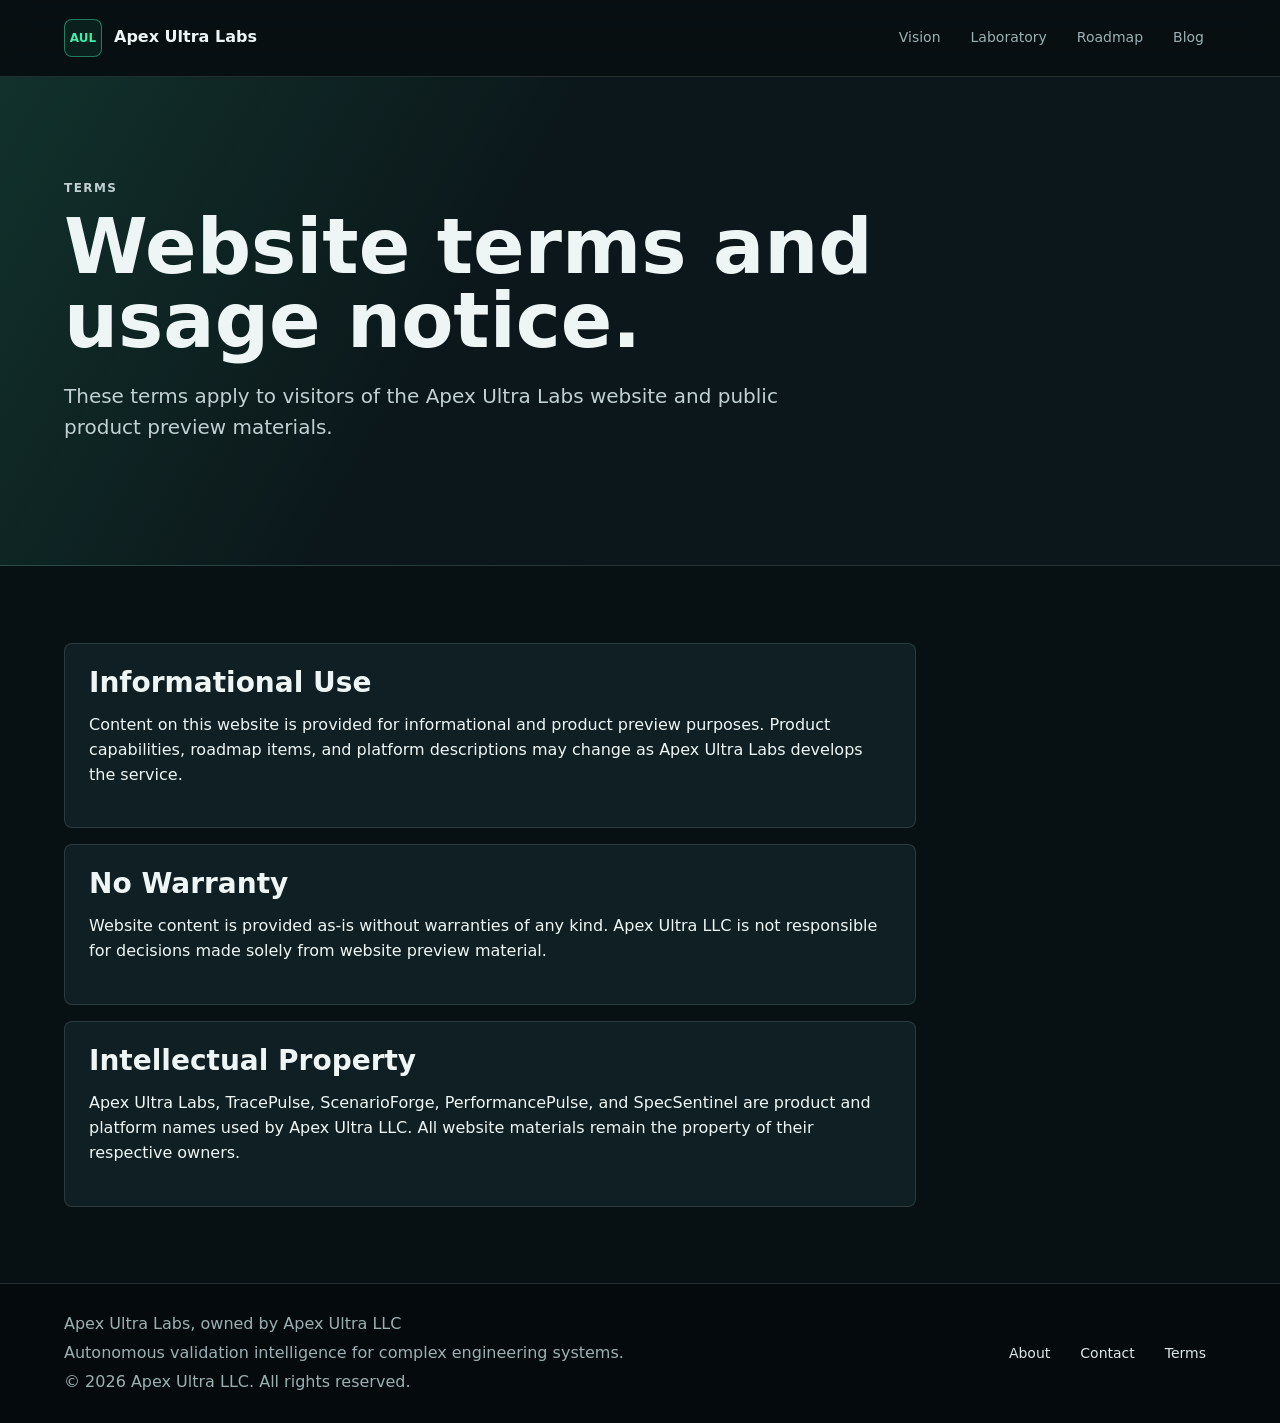
<file: terms.html>
<!doctype html>
<html lang="en">
  <head>
    <meta charset="utf-8">
    <meta name="viewport" content="width=device-width, initial-scale=1">
    <title>Terms | Apex Ultra Labs</title>
    <meta name="description" content="Website terms for Apex Ultra Labs, owned by Apex Ultra LLC.">
    <link rel="canonical" href="https://apexultralabs.com/terms.html">
    <link rel="stylesheet" href="styles.css">
  </head>
  <body>
    <header class="site-header">
      <a class="brand" href="index.html">
        <span class="brand-mark">AUL</span>
        <span>Apex Ultra Labs</span>
      </a>
      <nav aria-label="Primary navigation">
        <a href="index.html">Vision</a>
        <a href="laboratory.html">Laboratory</a>
        <a href="roadmap.html">Roadmap</a>
        <a href="blog/">Blog</a>
      </nav>
    </header>

    <main>
      <section class="page-hero compact">
        <p class="eyebrow">Terms</p>
        <h1>Website terms and usage notice.</h1>
        <p>
          These terms apply to visitors of the Apex Ultra Labs website and public
          product preview materials.
        </p>
      </section>

      <section class="content-page">
        <article>
          <h2>Informational Use</h2>
          <p>
            Content on this website is provided for informational and product
            preview purposes. Product capabilities, roadmap items, and platform
            descriptions may change as Apex Ultra Labs develops the service.
          </p>
        </article>
        <article>
          <h2>No Warranty</h2>
          <p>
            Website content is provided as-is without warranties of any kind. Apex
            Ultra LLC is not responsible for decisions made solely from website
            preview material.
          </p>
        </article>
        <article>
          <h2>Intellectual Property</h2>
          <p>
            Apex Ultra Labs, TracePulse, ScenarioForge, PerformancePulse, and
            SpecSentinel are product and platform names used by Apex Ultra LLC.
            All website materials remain the property of their respective owners.
          </p>
        </article>
      </section>
    </main>

    <footer class="site-footer">
      <div>
        <span>Apex Ultra Labs, owned by Apex Ultra LLC</span>
        <span>Autonomous validation intelligence for complex engineering systems.</span>
        <span>&copy; 2026 Apex Ultra LLC. All rights reserved.</span>
      </div>
      <nav class="footer-links" aria-label="Footer navigation">
        <a href="about.html">About</a>
        <a href="contact.html">Contact</a>
        <a href="terms.html">Terms</a>
      </nav>
    </footer>
  </body>
</html>
</file>
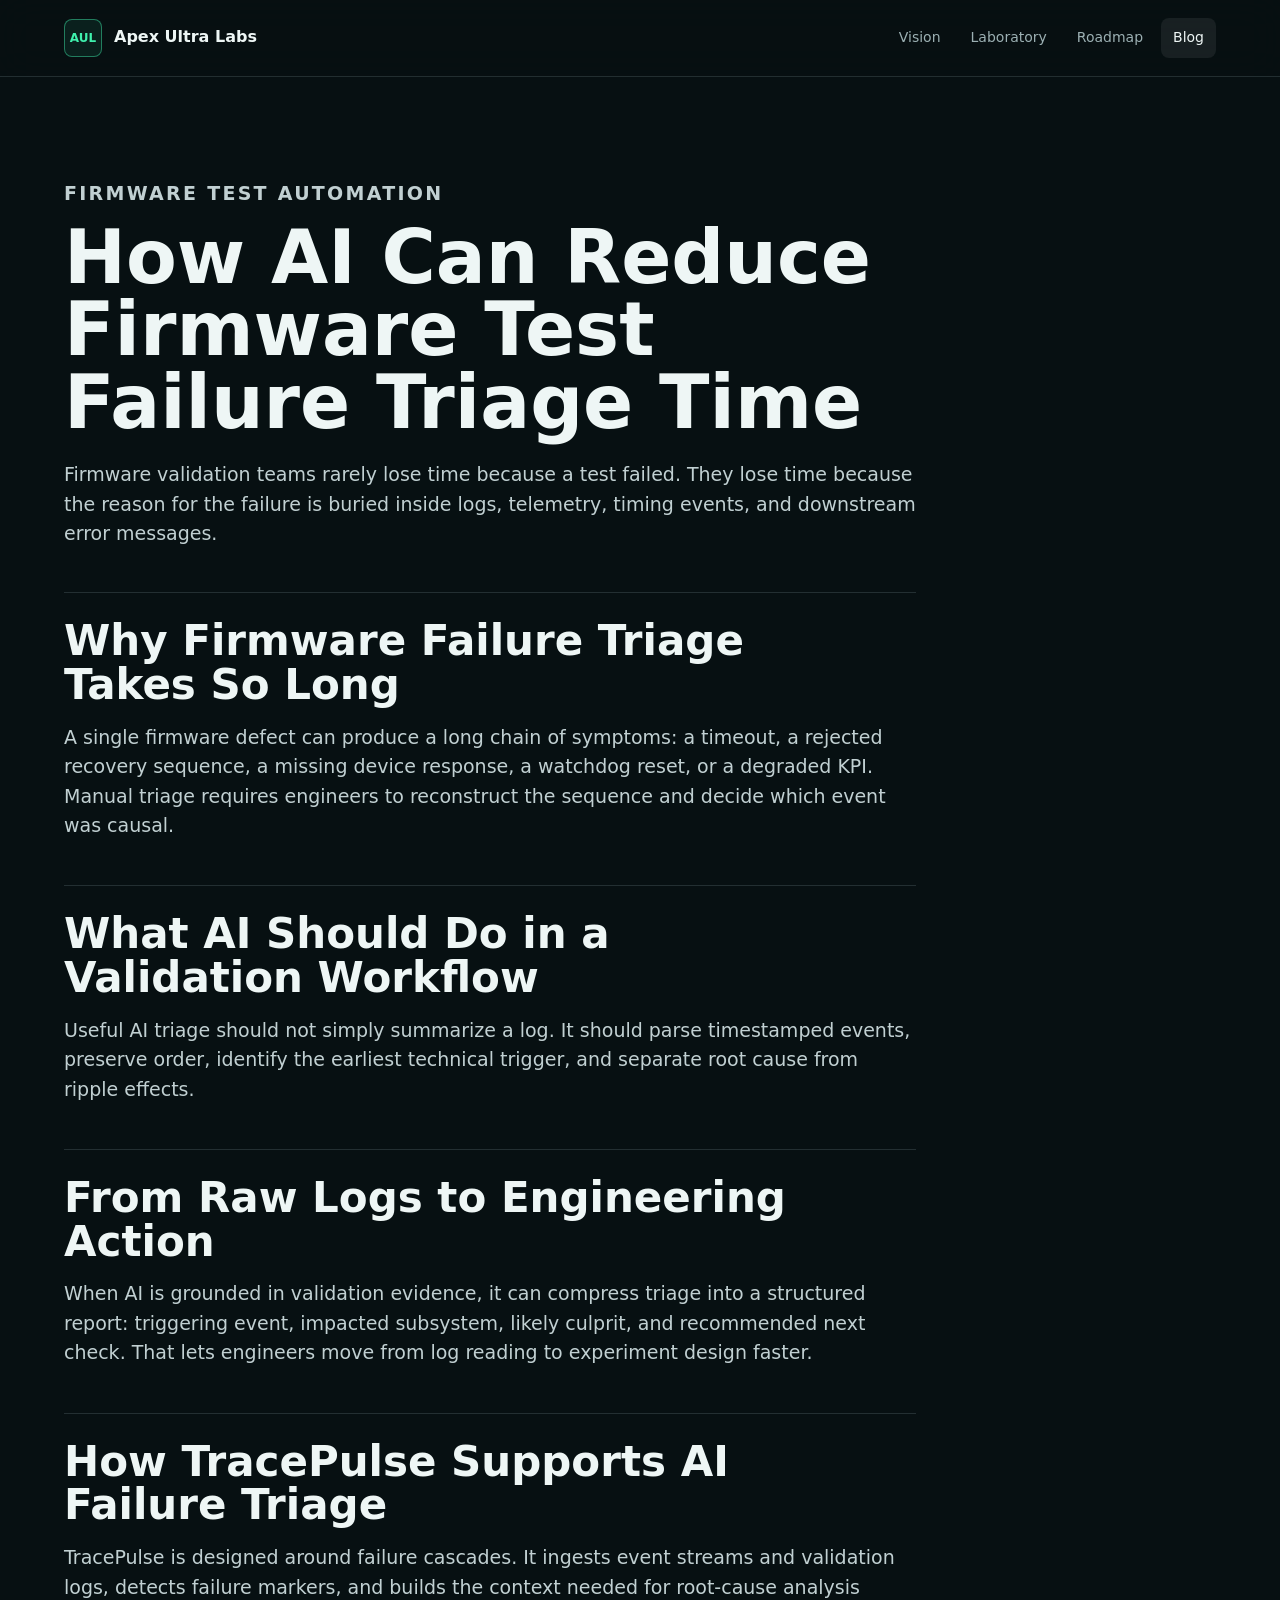
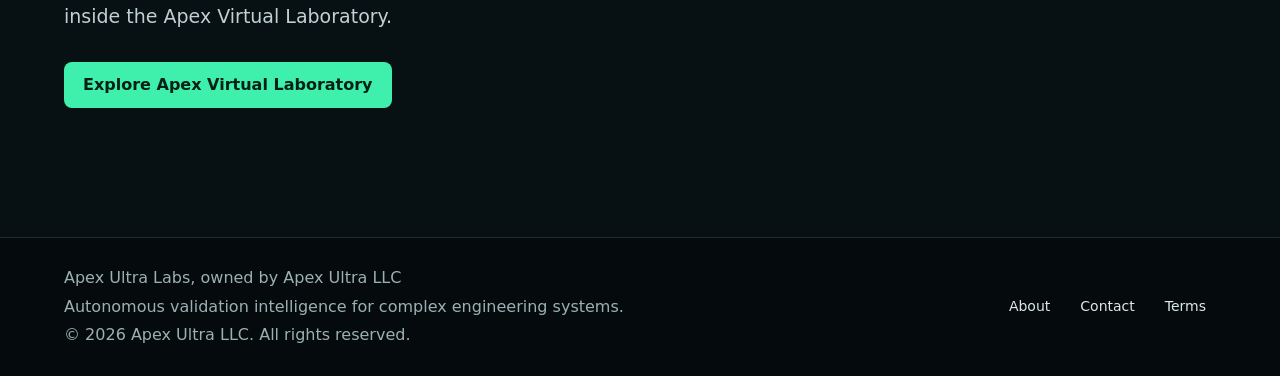
<file: blog/ai-firmware-test-failure-triage.html>
<!doctype html>
<html lang="en">
  <head>
    <meta charset="utf-8">
    <meta name="viewport" content="width=device-width, initial-scale=1">
    <title>How AI Can Reduce Firmware Test Failure Triage Time | Apex Ultra Labs</title>
    <meta name="description" content="Learn how AI can reduce firmware test failure triage time by parsing event streams, identifying failure cascades, and isolating root cause from validation logs.">
    <link rel="canonical" href="https://apexultralabs.com/blog/ai-firmware-test-failure-triage.html">
    <link rel="stylesheet" href="../styles.css">
  </head>
  <body>
    <header class="site-header">
      <a class="brand" href="../index.html" aria-label="Apex Ultra Labs home">
        <span class="brand-mark">AUL</span>
        <span>Apex Ultra Labs</span>
      </a>
      <nav aria-label="Primary navigation">
        <a href="../index.html">Vision</a>
        <a href="../laboratory.html">Laboratory</a>
        <a href="../roadmap.html">Roadmap</a>
        <a href="index.html" aria-current="page">Blog</a>
      </nav>
    </header>

    <main>
      <article class="article-page">
        <header class="article-header">
          <p class="eyebrow">Firmware test automation</p>
          <h1>How AI Can Reduce Firmware Test Failure Triage Time</h1>
          <p>
            Firmware validation teams rarely lose time because a test failed.
            They lose time because the reason for the failure is buried inside
            logs, telemetry, timing events, and downstream error messages.
          </p>
        </header>

        <section>
          <h2>Why Firmware Failure Triage Takes So Long</h2>
          <p>
            A single firmware defect can produce a long chain of symptoms: a
            timeout, a rejected recovery sequence, a missing device response, a
            watchdog reset, or a degraded KPI. Manual triage requires engineers
            to reconstruct the sequence and decide which event was causal.
          </p>
        </section>

        <section>
          <h2>What AI Should Do in a Validation Workflow</h2>
          <p>
            Useful AI triage should not simply summarize a log. It should parse
            timestamped events, preserve order, identify the earliest technical
            trigger, and separate root cause from ripple effects.
          </p>
        </section>

        <section>
          <h2>From Raw Logs to Engineering Action</h2>
          <p>
            When AI is grounded in validation evidence, it can compress triage
            into a structured report: triggering event, impacted subsystem,
            likely culprit, and recommended next check. That lets engineers move
            from log reading to experiment design faster.
          </p>
        </section>

        <section>
          <h2>How TracePulse Supports AI Failure Triage</h2>
          <p>
            TracePulse is designed around failure cascades. It ingests event
            streams and validation logs, detects failure markers, and builds the
            context needed for root-cause analysis inside the Apex Virtual Laboratory.
          </p>
          <a class="button primary" href="../laboratory.html">Explore Apex Virtual Laboratory</a>
        </section>
      </article>
    </main>

    <footer class="site-footer">
      <div>
        <span>Apex Ultra Labs, owned by Apex Ultra LLC</span>
        <span>Autonomous validation intelligence for complex engineering systems.</span>
        <span>&copy; 2026 Apex Ultra LLC. All rights reserved.</span>
      </div>
      <nav class="footer-links" aria-label="Footer navigation">
        <a href="../about.html">About</a>
        <a href="../contact.html">Contact</a>
        <a href="../terms.html">Terms</a>
      </nav>
    </footer>
  </body>
</html>
</file>
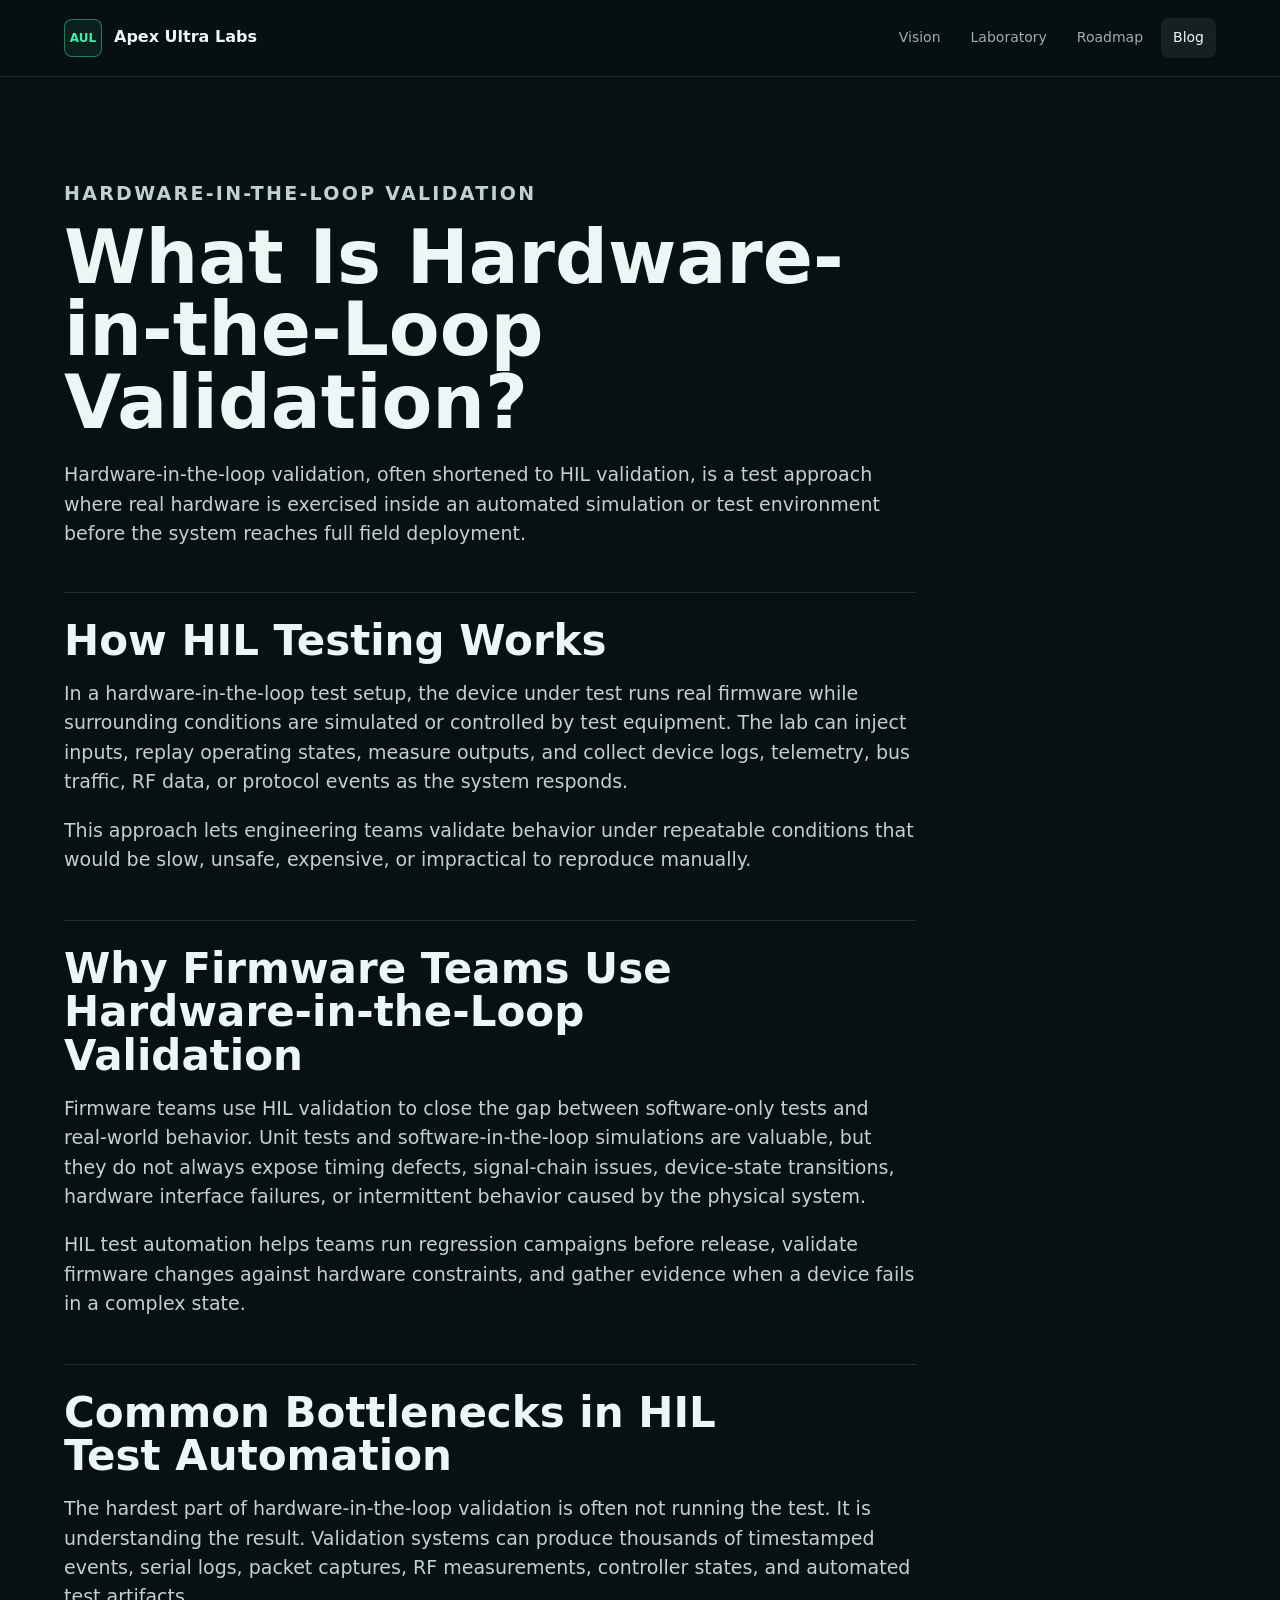
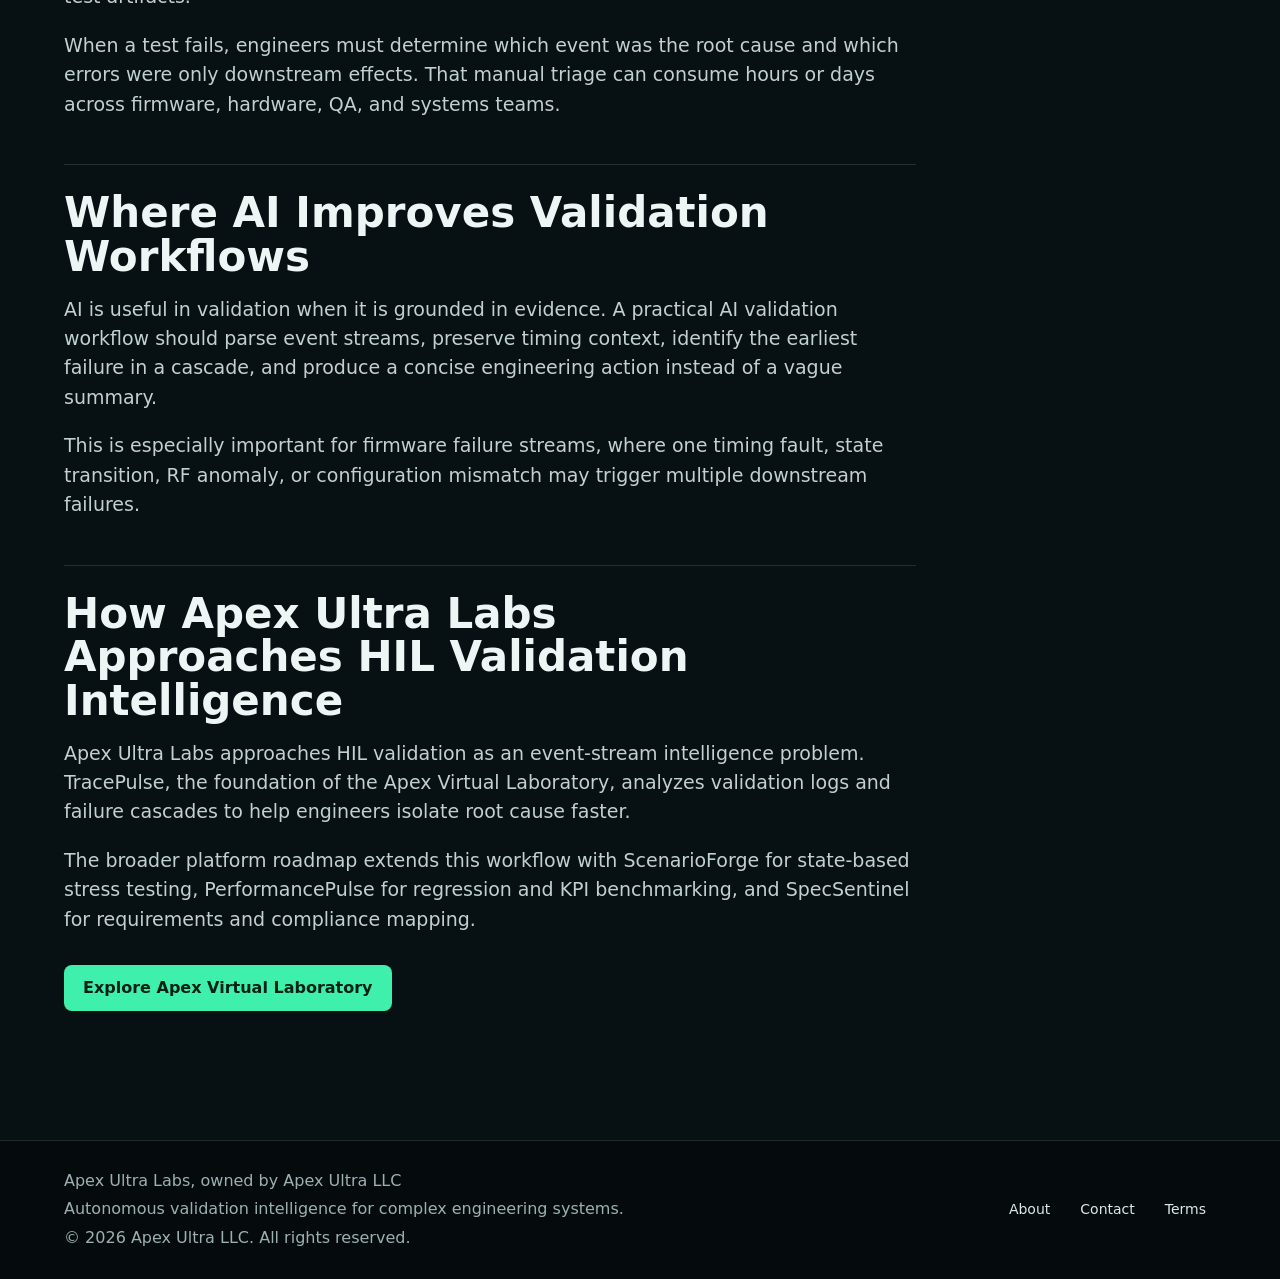
<file: blog/hardware-in-the-loop-validation.html>
<!doctype html>
<html lang="en">
  <head>
    <meta charset="utf-8">
    <meta name="viewport" content="width=device-width, initial-scale=1">
    <title>What Is Hardware-in-the-Loop Validation? | Apex Ultra Labs</title>
    <meta name="description" content="Learn what hardware-in-the-loop validation is, how HIL testing works, why firmware teams use it, and how AI improves validation log analysis and failure triage.">
    <link rel="canonical" href="https://apexultralabs.com/blog/hardware-in-the-loop-validation.html">
    <link rel="stylesheet" href="../styles.css">
  </head>
  <body>
    <header class="site-header">
      <a class="brand" href="../index.html" aria-label="Apex Ultra Labs home">
        <span class="brand-mark">AUL</span>
        <span>Apex Ultra Labs</span>
      </a>
      <nav aria-label="Primary navigation">
        <a href="../index.html">Vision</a>
        <a href="../laboratory.html">Laboratory</a>
        <a href="../roadmap.html">Roadmap</a>
        <a href="index.html" aria-current="page">Blog</a>
      </nav>
    </header>

    <main>
      <article class="article-page">
        <header class="article-header">
          <p class="eyebrow">Hardware-in-the-loop validation</p>
          <h1>What Is Hardware-in-the-Loop Validation?</h1>
          <p>
            Hardware-in-the-loop validation, often shortened to HIL validation,
            is a test approach where real hardware is exercised inside an automated
            simulation or test environment before the system reaches full field deployment.
          </p>
        </header>

        <section>
          <h2>How HIL Testing Works</h2>
          <p>
            In a hardware-in-the-loop test setup, the device under test runs real
            firmware while surrounding conditions are simulated or controlled by
            test equipment. The lab can inject inputs, replay operating states,
            measure outputs, and collect device logs, telemetry, bus traffic, RF
            data, or protocol events as the system responds.
          </p>
          <p>
            This approach lets engineering teams validate behavior under repeatable
            conditions that would be slow, unsafe, expensive, or impractical to
            reproduce manually.
          </p>
        </section>

        <section>
          <h2>Why Firmware Teams Use Hardware-in-the-Loop Validation</h2>
          <p>
            Firmware teams use HIL validation to close the gap between software-only
            tests and real-world behavior. Unit tests and software-in-the-loop
            simulations are valuable, but they do not always expose timing defects,
            signal-chain issues, device-state transitions, hardware interface
            failures, or intermittent behavior caused by the physical system.
          </p>
          <p>
            HIL test automation helps teams run regression campaigns before release,
            validate firmware changes against hardware constraints, and gather
            evidence when a device fails in a complex state.
          </p>
        </section>

        <section>
          <h2>Common Bottlenecks in HIL Test Automation</h2>
          <p>
            The hardest part of hardware-in-the-loop validation is often not running
            the test. It is understanding the result. Validation systems can produce
            thousands of timestamped events, serial logs, packet captures, RF
            measurements, controller states, and automated test artifacts.
          </p>
          <p>
            When a test fails, engineers must determine which event was the root
            cause and which errors were only downstream effects. That manual triage
            can consume hours or days across firmware, hardware, QA, and systems teams.
          </p>
        </section>

        <section>
          <h2>Where AI Improves Validation Workflows</h2>
          <p>
            AI is useful in validation when it is grounded in evidence. A practical
            AI validation workflow should parse event streams, preserve timing
            context, identify the earliest failure in a cascade, and produce a
            concise engineering action instead of a vague summary.
          </p>
          <p>
            This is especially important for firmware failure streams, where one
            timing fault, state transition, RF anomaly, or configuration mismatch
            may trigger multiple downstream failures.
          </p>
        </section>

        <section>
          <h2>How Apex Ultra Labs Approaches HIL Validation Intelligence</h2>
          <p>
            Apex Ultra Labs approaches HIL validation as an event-stream intelligence
            problem. TracePulse, the foundation of the Apex Virtual Laboratory,
            analyzes validation logs and failure cascades to help engineers isolate
            root cause faster.
          </p>
          <p>
            The broader platform roadmap extends this workflow with ScenarioForge
            for state-based stress testing, PerformancePulse for regression and KPI
            benchmarking, and SpecSentinel for requirements and compliance mapping.
          </p>
          <a class="button primary" href="../laboratory.html">Explore Apex Virtual Laboratory</a>
        </section>
      </article>
    </main>

    <footer class="site-footer">
      <div>
        <span>Apex Ultra Labs, owned by Apex Ultra LLC</span>
        <span>Autonomous validation intelligence for complex engineering systems.</span>
        <span>&copy; 2026 Apex Ultra LLC. All rights reserved.</span>
      </div>
      <nav class="footer-links" aria-label="Footer navigation">
        <a href="../about.html">About</a>
        <a href="../contact.html">Contact</a>
        <a href="../terms.html">Terms</a>
      </nav>
    </footer>
  </body>
</html>
</file>
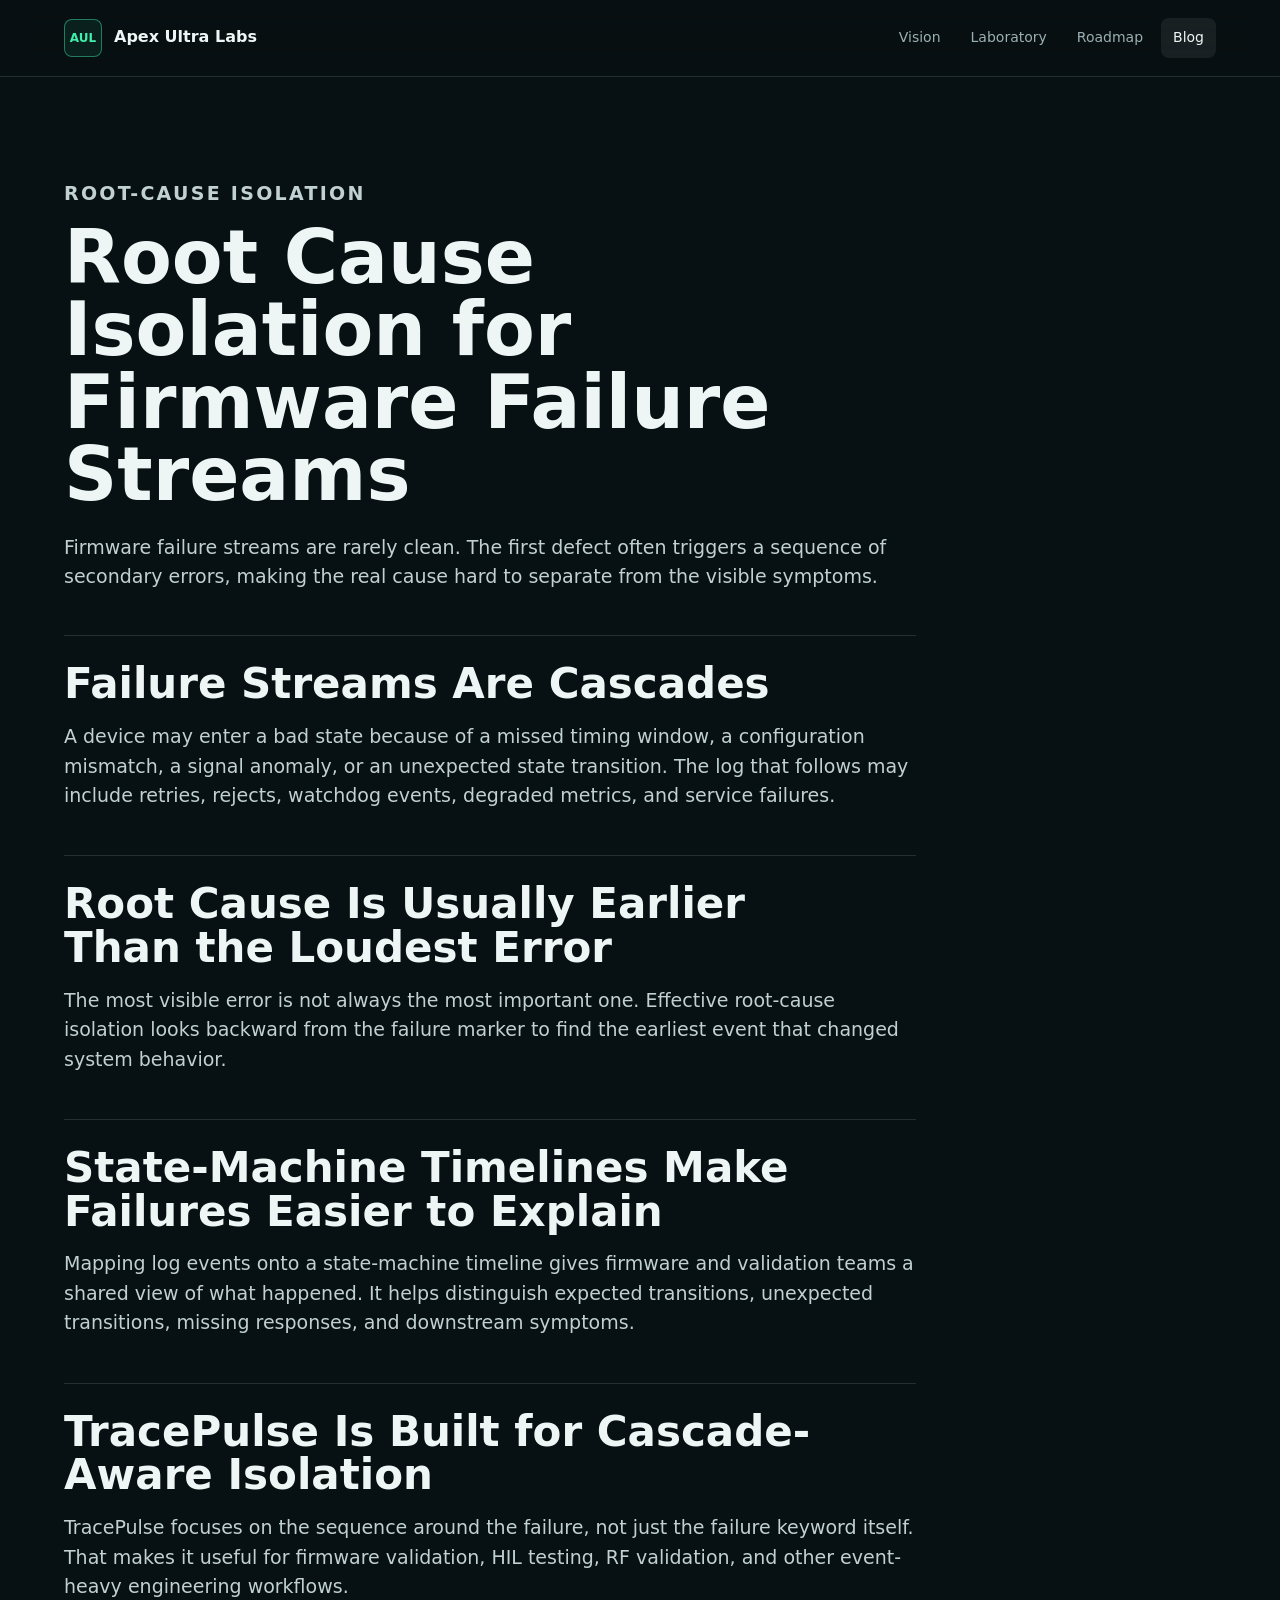
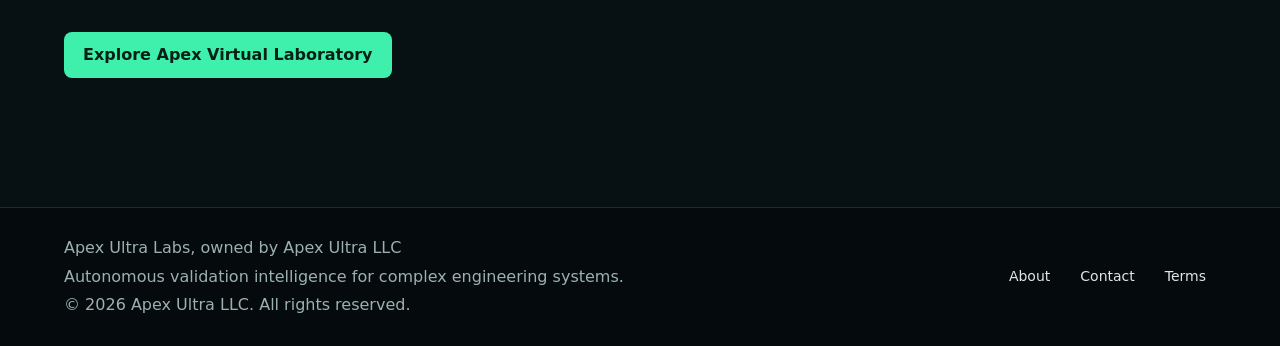
<file: blog/root-cause-isolation-firmware-failure-streams.html>
<!doctype html>
<html lang="en">
  <head>
    <meta charset="utf-8">
    <meta name="viewport" content="width=device-width, initial-scale=1">
    <title>Root Cause Isolation for Firmware Failure Streams | Apex Ultra Labs</title>
    <meta name="description" content="Root cause isolation for firmware failure streams helps validation teams separate first-cause failures from downstream ripple effects in embedded systems testing.">
    <link rel="canonical" href="https://apexultralabs.com/blog/root-cause-isolation-firmware-failure-streams.html">
    <link rel="stylesheet" href="../styles.css">
  </head>
  <body>
    <header class="site-header">
      <a class="brand" href="../index.html" aria-label="Apex Ultra Labs home">
        <span class="brand-mark">AUL</span>
        <span>Apex Ultra Labs</span>
      </a>
      <nav aria-label="Primary navigation">
        <a href="../index.html">Vision</a>
        <a href="../laboratory.html">Laboratory</a>
        <a href="../roadmap.html">Roadmap</a>
        <a href="index.html" aria-current="page">Blog</a>
      </nav>
    </header>

    <main>
      <article class="article-page">
        <header class="article-header">
          <p class="eyebrow">Root-cause isolation</p>
          <h1>Root Cause Isolation for Firmware Failure Streams</h1>
          <p>
            Firmware failure streams are rarely clean. The first defect often
            triggers a sequence of secondary errors, making the real cause hard
            to separate from the visible symptoms.
          </p>
        </header>

        <section>
          <h2>Failure Streams Are Cascades</h2>
          <p>
            A device may enter a bad state because of a missed timing window, a
            configuration mismatch, a signal anomaly, or an unexpected state
            transition. The log that follows may include retries, rejects,
            watchdog events, degraded metrics, and service failures.
          </p>
        </section>

        <section>
          <h2>Root Cause Is Usually Earlier Than the Loudest Error</h2>
          <p>
            The most visible error is not always the most important one. Effective
            root-cause isolation looks backward from the failure marker to find
            the earliest event that changed system behavior.
          </p>
        </section>

        <section>
          <h2>State-Machine Timelines Make Failures Easier to Explain</h2>
          <p>
            Mapping log events onto a state-machine timeline gives firmware and
            validation teams a shared view of what happened. It helps distinguish
            expected transitions, unexpected transitions, missing responses, and
            downstream symptoms.
          </p>
        </section>

        <section>
          <h2>TracePulse Is Built for Cascade-Aware Isolation</h2>
          <p>
            TracePulse focuses on the sequence around the failure, not just the
            failure keyword itself. That makes it useful for firmware validation,
            HIL testing, RF validation, and other event-heavy engineering workflows.
          </p>
          <a class="button primary" href="../laboratory.html">Explore Apex Virtual Laboratory</a>
        </section>
      </article>
    </main>

    <footer class="site-footer">
      <div>
        <span>Apex Ultra Labs, owned by Apex Ultra LLC</span>
        <span>Autonomous validation intelligence for complex engineering systems.</span>
        <span>&copy; 2026 Apex Ultra LLC. All rights reserved.</span>
      </div>
      <nav class="footer-links" aria-label="Footer navigation">
        <a href="../about.html">About</a>
        <a href="../contact.html">Contact</a>
        <a href="../terms.html">Terms</a>
      </nav>
    </footer>
  </body>
</html>
</file>
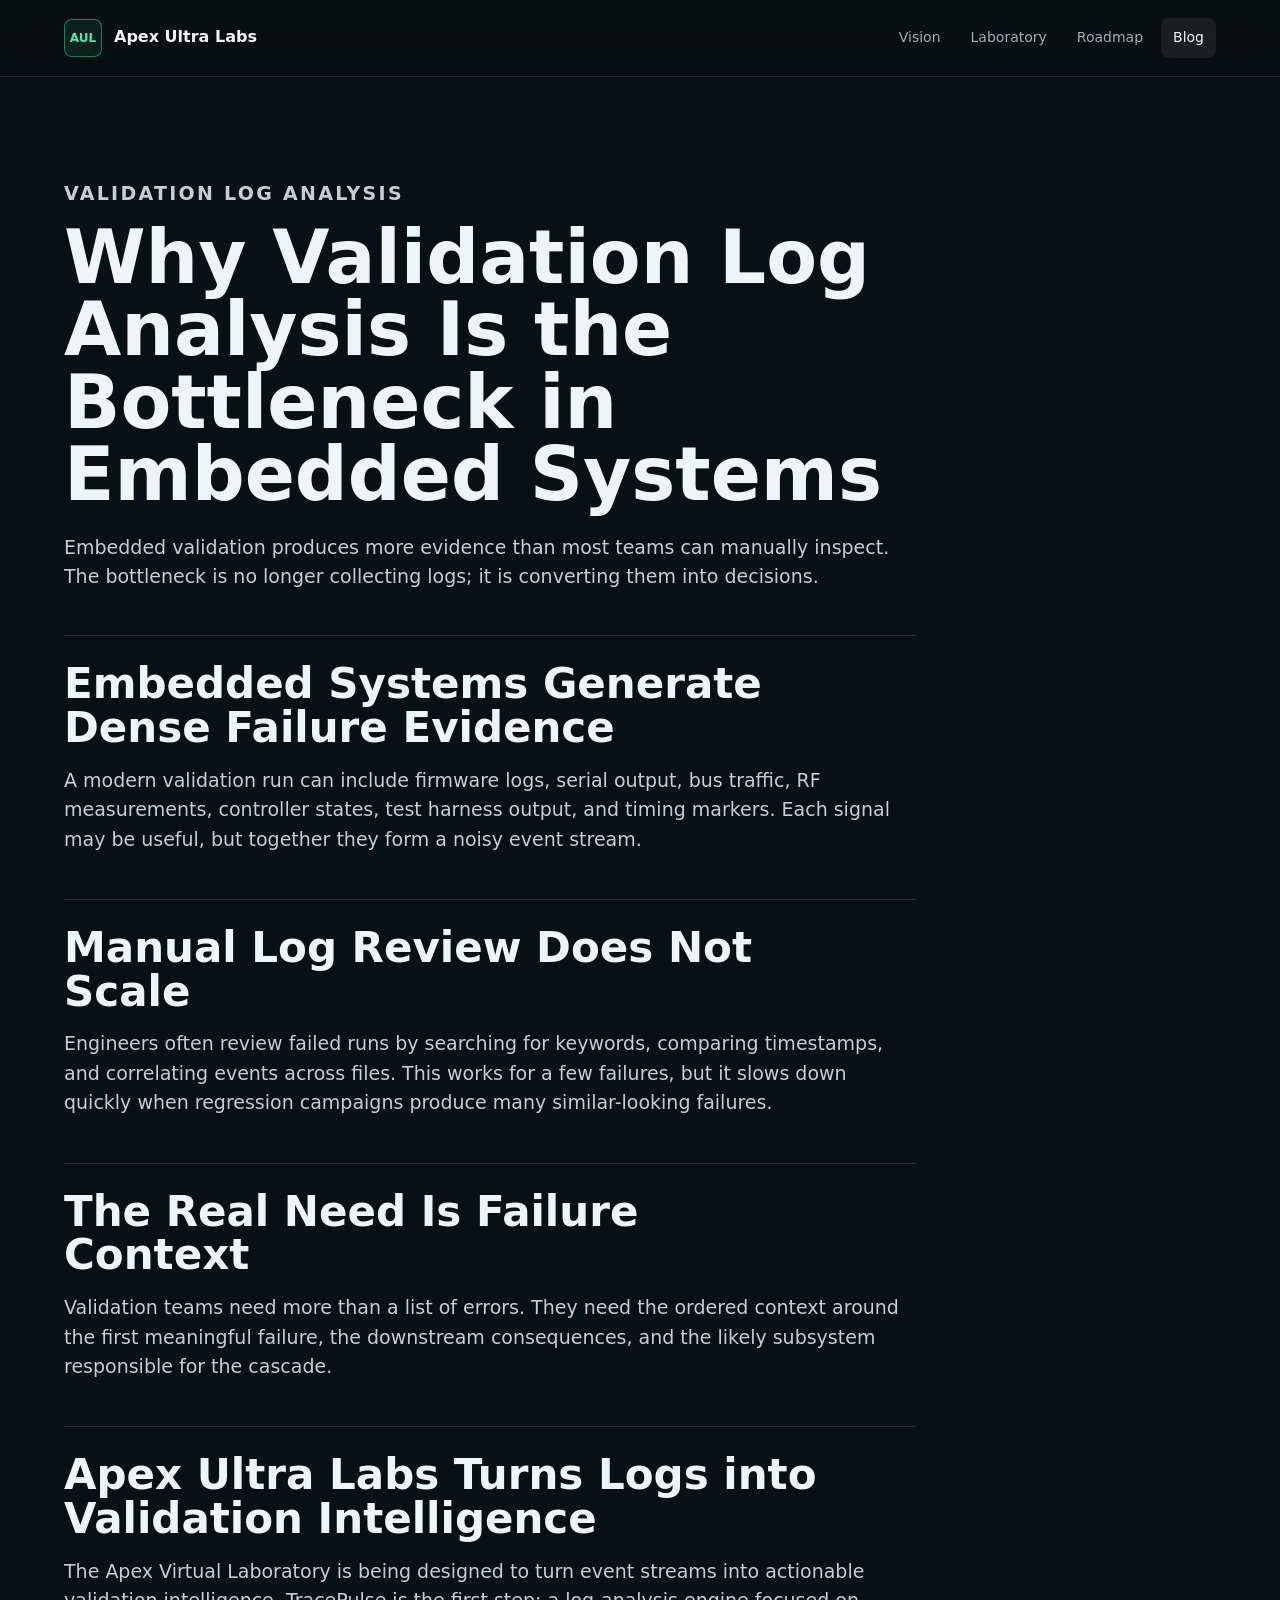
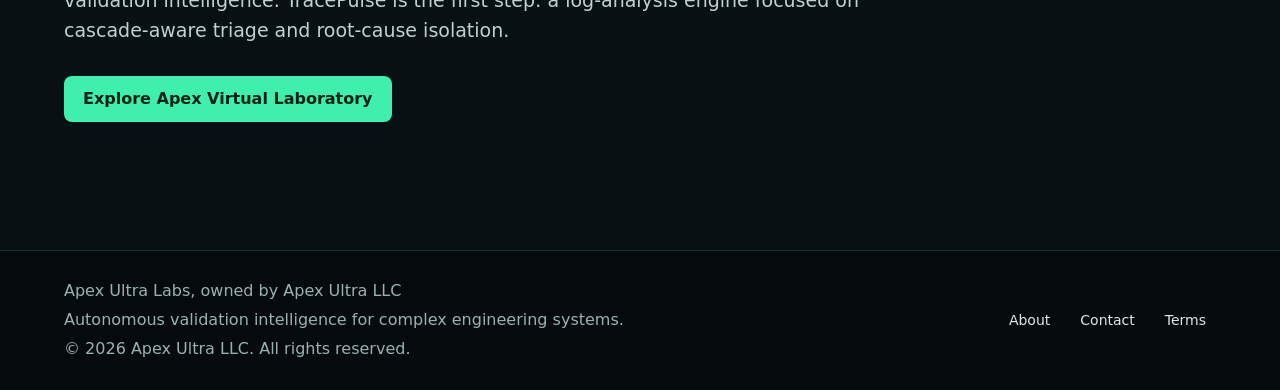
<file: blog/validation-log-analysis-bottleneck.html>
<!doctype html>
<html lang="en">
  <head>
    <meta charset="utf-8">
    <meta name="viewport" content="width=device-width, initial-scale=1">
    <title>Why Validation Log Analysis Is the Bottleneck in Embedded Systems</title>
    <meta name="description" content="Validation log analysis is often the bottleneck in embedded systems testing. Learn why event streams, device logs, and failure cascades slow engineering teams down.">
    <link rel="canonical" href="https://apexultralabs.com/blog/validation-log-analysis-bottleneck.html">
    <link rel="stylesheet" href="../styles.css">
  </head>
  <body>
    <header class="site-header">
      <a class="brand" href="../index.html" aria-label="Apex Ultra Labs home">
        <span class="brand-mark">AUL</span>
        <span>Apex Ultra Labs</span>
      </a>
      <nav aria-label="Primary navigation">
        <a href="../index.html">Vision</a>
        <a href="../laboratory.html">Laboratory</a>
        <a href="../roadmap.html">Roadmap</a>
        <a href="index.html" aria-current="page">Blog</a>
      </nav>
    </header>

    <main>
      <article class="article-page">
        <header class="article-header">
          <p class="eyebrow">Validation log analysis</p>
          <h1>Why Validation Log Analysis Is the Bottleneck in Embedded Systems</h1>
          <p>
            Embedded validation produces more evidence than most teams can
            manually inspect. The bottleneck is no longer collecting logs; it is
            converting them into decisions.
          </p>
        </header>

        <section>
          <h2>Embedded Systems Generate Dense Failure Evidence</h2>
          <p>
            A modern validation run can include firmware logs, serial output,
            bus traffic, RF measurements, controller states, test harness output,
            and timing markers. Each signal may be useful, but together they form
            a noisy event stream.
          </p>
        </section>

        <section>
          <h2>Manual Log Review Does Not Scale</h2>
          <p>
            Engineers often review failed runs by searching for keywords, comparing
            timestamps, and correlating events across files. This works for a few
            failures, but it slows down quickly when regression campaigns produce
            many similar-looking failures.
          </p>
        </section>

        <section>
          <h2>The Real Need Is Failure Context</h2>
          <p>
            Validation teams need more than a list of errors. They need the
            ordered context around the first meaningful failure, the downstream
            consequences, and the likely subsystem responsible for the cascade.
          </p>
        </section>

        <section>
          <h2>Apex Ultra Labs Turns Logs into Validation Intelligence</h2>
          <p>
            The Apex Virtual Laboratory is being designed to turn event streams
            into actionable validation intelligence. TracePulse is the first step:
            a log-analysis engine focused on cascade-aware triage and root-cause
            isolation.
          </p>
          <a class="button primary" href="../laboratory.html">Explore Apex Virtual Laboratory</a>
        </section>
      </article>
    </main>

    <footer class="site-footer">
      <div>
        <span>Apex Ultra Labs, owned by Apex Ultra LLC</span>
        <span>Autonomous validation intelligence for complex engineering systems.</span>
        <span>&copy; 2026 Apex Ultra LLC. All rights reserved.</span>
      </div>
      <nav class="footer-links" aria-label="Footer navigation">
        <a href="../about.html">About</a>
        <a href="../contact.html">Contact</a>
        <a href="../terms.html">Terms</a>
      </nav>
    </footer>
  </body>
</html>
</file>
<file: styles.css>
:root {
  color-scheme: dark;
  --bg: #071012;
  --bg-2: #0b171a;
  --panel: #101f23;
  --panel-2: #13282d;
  --line: rgba(160, 190, 194, 0.18);
  --text: #eef6f5;
  --muted: #9cb0b3;
  --signal: #3ff0ad;
  --blue: #4aa3ff;
  --warn: #f0c95a;
  --fail: #ff6d5f;
  --shadow: 0 28px 80px rgba(0, 0, 0, 0.36);
}

* {
  box-sizing: border-box;
}

html {
  scroll-behavior: smooth;
}

body {
  margin: 0;
  background: var(--bg);
  color: var(--text);
  font-family: Inter, ui-sans-serif, system-ui, -apple-system, BlinkMacSystemFont, "Segoe UI", sans-serif;
  line-height: 1.55;
}

a {
  color: inherit;
}

.site-header {
  position: sticky;
  top: 0;
  z-index: 10;
  display: flex;
  align-items: center;
  justify-content: space-between;
  gap: 24px;
  padding: 18px clamp(18px, 5vw, 72px);
  background: rgba(7, 16, 18, 0.86);
  border-bottom: 1px solid var(--line);
  backdrop-filter: blur(18px);
}

.brand {
  display: inline-flex;
  align-items: center;
  gap: 12px;
  text-decoration: none;
  font-weight: 750;
  letter-spacing: 0;
}

.brand-mark {
  display: grid;
  place-items: center;
  width: 38px;
  height: 38px;
  border: 1px solid rgba(63, 240, 173, 0.45);
  border-radius: 8px;
  color: var(--signal);
  font-size: 12px;
  background: rgba(63, 240, 173, 0.08);
}

nav {
  display: flex;
  align-items: center;
  gap: 6px;
  flex-wrap: wrap;
}

nav a {
  padding: 9px 12px;
  border-radius: 8px;
  color: var(--muted);
  text-decoration: none;
  font-size: 14px;
}

nav a:hover,
nav a[aria-current="page"] {
  color: var(--text);
  background: rgba(255, 255, 255, 0.07);
}

.hero {
  position: relative;
  min-height: calc(100vh - 75px);
  display: grid;
  grid-template-columns: minmax(0, 1.1fr) minmax(320px, 0.52fr);
  align-items: center;
  gap: clamp(24px, 5vw, 72px);
  padding: clamp(52px, 8vw, 110px) clamp(18px, 5vw, 72px);
  overflow: hidden;
  background:
    radial-gradient(circle at 75% 24%, rgba(74, 163, 255, 0.18), transparent 34%),
    linear-gradient(135deg, #071012 0%, #0a181c 52%, #071012 100%);
}

#packetCanvas {
  position: absolute;
  inset: 0;
  width: 100%;
  height: 100%;
  opacity: 0.72;
}

.hero-content,
.hero-panel {
  position: relative;
  z-index: 1;
}

.eyebrow {
  margin: 0 0 12px;
  color: var(--signal);
  font-size: 12px;
  font-weight: 750;
  letter-spacing: 0.12em;
  text-transform: uppercase;
}

h1,
h2,
h3,
p {
  margin-top: 0;
}

h1 {
  max-width: 980px;
  margin-bottom: 22px;
  font-size: clamp(44px, 7vw, 86px);
  line-height: 0.98;
  letter-spacing: 0;
}

h2 {
  margin-bottom: 16px;
  font-size: clamp(30px, 4vw, 52px);
  line-height: 1.04;
  letter-spacing: 0;
}

h3 {
  margin-bottom: 12px;
  font-size: 24px;
  letter-spacing: 0;
}

.hero-copy {
  max-width: 760px;
  color: #c8d8da;
  font-size: clamp(18px, 2vw, 23px);
}

.hero-actions {
  display: flex;
  gap: 12px;
  flex-wrap: wrap;
  margin-top: 32px;
}

.button {
  display: inline-flex;
  align-items: center;
  justify-content: center;
  min-height: 46px;
  padding: 0 18px;
  border: 1px solid transparent;
  border-radius: 8px;
  text-decoration: none;
  font-weight: 750;
  cursor: pointer;
}

.button.primary {
  background: var(--signal);
  color: #052014;
}

.button.secondary {
  border-color: rgba(255, 255, 255, 0.18);
  color: var(--text);
  background: rgba(255, 255, 255, 0.06);
}

.button:disabled,
.button[aria-disabled="true"] {
  cursor: not-allowed;
  opacity: 0.52;
  filter: saturate(0.5);
}

.hero-panel,
.analysis-panel,
.upload-panel,
.terminal {
  border: 1px solid var(--line);
  border-radius: 8px;
  background: rgba(16, 31, 35, 0.78);
  box-shadow: var(--shadow);
}

.hero-panel {
  padding: 22px;
}

.panel-header {
  display: flex;
  align-items: center;
  justify-content: space-between;
  gap: 18px;
  margin-bottom: 18px;
  color: var(--muted);
  font-size: 13px;
  text-transform: uppercase;
  letter-spacing: 0.09em;
}

.status-dot {
  width: 10px;
  height: 10px;
  border-radius: 50%;
  background: var(--signal);
  box-shadow: 0 0 18px rgba(63, 240, 173, 0.75);
}

.metric-grid,
.analysis-grid {
  display: grid;
  grid-template-columns: repeat(2, minmax(0, 1fr));
  gap: 12px;
}

.metric-grid div,
.analysis-grid div {
  padding: 18px;
  border: 1px solid var(--line);
  border-radius: 8px;
  background: rgba(255, 255, 255, 0.04);
}

dt,
.stat-label {
  display: block;
  margin-bottom: 8px;
  color: var(--muted);
  font-size: 12px;
  text-transform: uppercase;
  letter-spacing: 0.08em;
}

dd,
.analysis-grid strong {
  margin: 0;
  font-size: 26px;
  font-weight: 800;
}

.section {
  padding: clamp(64px, 9vw, 120px) clamp(18px, 5vw, 72px);
}

.intro-band {
  display: grid;
  grid-template-columns: 0.8fr 1.2fr;
  gap: clamp(28px, 6vw, 92px);
  align-items: start;
  background: var(--bg-2);
  border-top: 1px solid var(--line);
  border-bottom: 1px solid var(--line);
}

.intro-band p:last-child,
.section-heading {
  max-width: 850px;
}

.intro-band p:last-child {
  color: #c4d4d6;
  font-size: 21px;
}

.ecosystem-grid {
  display: grid;
  grid-template-columns: repeat(3, minmax(0, 1fr));
  gap: 16px;
  margin-top: 36px;
}

.entity-section {
  background: #081416;
  border-bottom: 1px solid var(--line);
}

.entity-grid {
  display: grid;
  grid-template-columns: repeat(2, minmax(0, 1fr));
  gap: 16px;
  margin-top: 28px;
}

.entity-grid article {
  padding: 24px;
  border: 1px solid var(--line);
  border-radius: 8px;
  background: var(--panel);
}

.entity-grid p {
  color: #c1d0d2;
}

.pillar-card {
  min-height: 360px;
  padding: 24px;
  border: 1px solid var(--line);
  border-radius: 8px;
  background: var(--panel);
  transition: transform 180ms ease, border-color 180ms ease, background 180ms ease;
}

.pillar-card:hover,
.pillar-card.active {
  transform: translateY(-4px);
  border-color: rgba(63, 240, 173, 0.5);
  background: linear-gradient(180deg, rgba(63, 240, 173, 0.08), var(--panel));
}

.card-kicker {
  display: inline-block;
  margin-bottom: 22px;
  color: var(--blue);
  font-size: 12px;
  text-transform: uppercase;
  letter-spacing: 0.1em;
  font-weight: 800;
}

.pillar-card p,
.roadmap-item p,
.demo-copy p,
.page-hero p,
.upload-panel p {
  color: #c1d0d2;
}

.pillar-card ul {
  margin: 24px 0 0;
  padding-left: 18px;
  color: #dbe6e6;
}

.pillar-card li + li {
  margin-top: 8px;
}

.demo-section {
  display: grid;
  grid-template-columns: minmax(0, 0.8fr) minmax(360px, 1.2fr);
  gap: clamp(28px, 6vw, 72px);
  align-items: center;
  background: #081416;
}

.demo-copy {
  max-width: 620px;
}

.text-link {
  display: inline-block;
  margin-top: 8px;
  color: var(--signal);
  font-weight: 800;
  text-decoration: none;
}

.terminal {
  overflow: hidden;
  background: #050b0d;
}

.terminal-top {
  display: flex;
  align-items: center;
  gap: 8px;
  padding: 14px 16px;
  border-bottom: 1px solid var(--line);
  color: var(--muted);
  font-size: 12px;
}

.terminal-top span {
  width: 10px;
  height: 10px;
  border-radius: 50%;
  background: #2c464b;
}

.terminal-top strong {
  margin-left: 8px;
  font-weight: 700;
}

pre {
  min-height: 330px;
  margin: 0;
  padding: 18px;
  color: #baf8dd;
  white-space: pre-wrap;
  font: 14px/1.65 "SFMono-Regular", Consolas, "Liberation Mono", monospace;
}

.standards {
  background: var(--bg-2);
}

.standard-bar {
  display: grid;
  grid-template-columns: repeat(6, minmax(0, 1fr));
  gap: 10px;
}

.standard-bar span {
  display: grid;
  place-items: center;
  min-height: 82px;
  border: 1px solid var(--line);
  border-radius: 8px;
  color: #dfe8e8;
  background: rgba(255, 255, 255, 0.035);
  font-weight: 800;
}

.page-hero {
  padding: clamp(54px, 8vw, 110px) clamp(18px, 5vw, 72px);
  background:
    linear-gradient(120deg, rgba(63, 240, 173, 0.12), transparent 38%),
    var(--bg-2);
  border-bottom: 1px solid var(--line);
}

.page-hero.compact h1 {
  max-width: 920px;
  font-size: clamp(42px, 6vw, 76px);
}

.page-hero.compact p:last-child {
  max-width: 790px;
  font-size: 20px;
}

.lab-shell {
  display: grid;
  grid-template-columns: minmax(280px, 0.7fr) minmax(0, 1.3fr);
  gap: 18px;
  padding: clamp(28px, 5vw, 72px);
}

.lab-seo-section {
  padding-top: clamp(48px, 7vw, 88px);
  padding-bottom: clamp(48px, 7vw, 88px);
  background: var(--bg);
}

.lab-seo-section.alternate {
  background: var(--bg-2);
  border-top: 1px solid var(--line);
}

.lab-seo-section > p {
  max-width: 960px;
  color: #c1d0d2;
  font-size: 20px;
}

.capability-grid {
  display: grid;
  grid-template-columns: repeat(3, minmax(0, 1fr));
  gap: 16px;
  margin-top: 28px;
}

.capability-grid article {
  padding: 24px;
  border: 1px solid var(--line);
  border-radius: 8px;
  background: var(--panel);
}

.capability-grid p {
  color: #c1d0d2;
}

.upload-panel,
.analysis-panel {
  padding: 24px;
}

.file-drop {
  display: grid;
  gap: 10px;
  margin: 24px 0 16px;
  padding: 24px;
  border: 1px dashed rgba(63, 240, 173, 0.45);
  border-radius: 8px;
  background: rgba(63, 240, 173, 0.05);
  cursor: pointer;
}

.file-drop input {
  display: none;
}

.file-drop span {
  color: var(--signal);
  font-weight: 800;
}

.file-drop small {
  color: var(--muted);
}

.analysis-grid {
  margin-bottom: 24px;
  grid-template-columns: repeat(3, minmax(0, 1fr));
}

.timeline {
  display: grid;
  gap: 12px;
}

.timeline-item {
  position: relative;
  padding: 16px 16px 16px 42px;
  border: 1px solid var(--line);
  border-radius: 8px;
  background: rgba(255, 255, 255, 0.035);
}

.timeline-item::before {
  content: "";
  position: absolute;
  left: 16px;
  top: 21px;
  width: 10px;
  height: 10px;
  border-radius: 50%;
  background: var(--muted);
}

.timeline-item.good::before {
  background: var(--signal);
}

.timeline-item.warn::before {
  background: var(--warn);
}

.timeline-item.fail::before {
  background: var(--fail);
}

.timeline-item.ripple::before {
  background: var(--blue);
}

.timeline-item span {
  color: var(--muted);
  font-size: 13px;
  font-family: "SFMono-Regular", Consolas, monospace;
}

.timeline-item p {
  margin: 4px 0 0;
}

.roadmap {
  display: grid;
  gap: 14px;
  padding: clamp(28px, 5vw, 72px);
}

.roadmap-item {
  display: grid;
  grid-template-columns: 150px minmax(180px, 0.42fr) minmax(0, 1fr);
  gap: 24px;
  align-items: start;
  padding: 24px;
  border: 1px solid var(--line);
  border-radius: 8px;
  background: var(--panel);
}

.roadmap-item.current {
  border-color: rgba(63, 240, 173, 0.48);
  background: linear-gradient(90deg, rgba(63, 240, 173, 0.08), var(--panel));
}

.roadmap-item span {
  color: var(--signal);
  font-weight: 850;
  text-transform: uppercase;
  letter-spacing: 0.1em;
  font-size: 12px;
}

.roadmap-item h2 {
  margin: 0;
  font-size: 28px;
}

.roadmap-item p {
  margin: 0;
}

.site-footer {
  display: flex;
  justify-content: space-between;
  align-items: center;
  gap: 18px;
  padding: 28px clamp(18px, 5vw, 72px);
  border-top: 1px solid var(--line);
  color: var(--muted);
  background: #050b0d;
}

.site-footer div {
  display: grid;
  gap: 4px;
}

.footer-links {
  display: flex;
  gap: 10px;
}

.footer-links a {
  padding: 8px 10px;
  border-radius: 8px;
  color: #dce8e8;
  text-decoration: none;
}

.footer-links a:hover {
  background: rgba(255, 255, 255, 0.07);
}

.content-page {
  display: grid;
  gap: 16px;
  max-width: 980px;
  padding: clamp(36px, 6vw, 84px) clamp(18px, 5vw, 72px);
}

.content-page article {
  padding: 24px;
  border: 1px solid var(--line);
  border-radius: 8px;
  background: var(--panel);
}

.content-page h2 {
  font-size: 28px;
}

.contact-panel .button {
  margin-top: 10px;
}

.blog-list {
  display: grid;
  gap: 16px;
  max-width: 980px;
  padding: clamp(36px, 6vw, 84px) clamp(18px, 5vw, 72px);
}

.blog-card {
  padding: 24px;
  border: 1px solid var(--line);
  border-radius: 8px;
  background: var(--panel);
}

.blog-card h2 {
  font-size: clamp(28px, 4vw, 44px);
}

.blog-card h2 a {
  text-decoration: none;
}

.blog-card p {
  max-width: 760px;
  color: #c1d0d2;
}

.article-page {
  max-width: 980px;
  padding: clamp(54px, 8vw, 110px) clamp(18px, 5vw, 72px);
}

.article-header {
  margin-bottom: 44px;
}

.article-header h1 {
  font-size: clamp(42px, 6vw, 74px);
}

.article-header p,
.article-page section p {
  color: #c1d0d2;
  font-size: 19px;
}

.article-page section {
  padding: 26px 0;
  border-top: 1px solid var(--line);
}

.article-page section h2 {
  max-width: 760px;
  font-size: clamp(28px, 4vw, 42px);
}

.article-page .button {
  margin-top: 12px;
}

@media (max-width: 980px) {
  .hero,
  .intro-band,
  .demo-section,
  .lab-shell {
    grid-template-columns: 1fr;
  }

  .ecosystem-grid,
  .standard-bar,
  .entity-grid,
  .capability-grid {
    grid-template-columns: repeat(2, minmax(0, 1fr));
  }

  .roadmap-item {
    grid-template-columns: 1fr;
    gap: 10px;
  }
}

@media (max-width: 640px) {
  .site-header,
  .site-footer {
    align-items: flex-start;
    flex-direction: column;
  }

  h1 {
    font-size: 42px;
  }

  .hero {
    min-height: auto;
  }

  .metric-grid,
  .analysis-grid,
  .ecosystem-grid,
  .entity-grid,
  .capability-grid,
  .standard-bar {
    grid-template-columns: 1fr;
  }

  .pillar-card {
    min-height: auto;
  }
}
</file>
